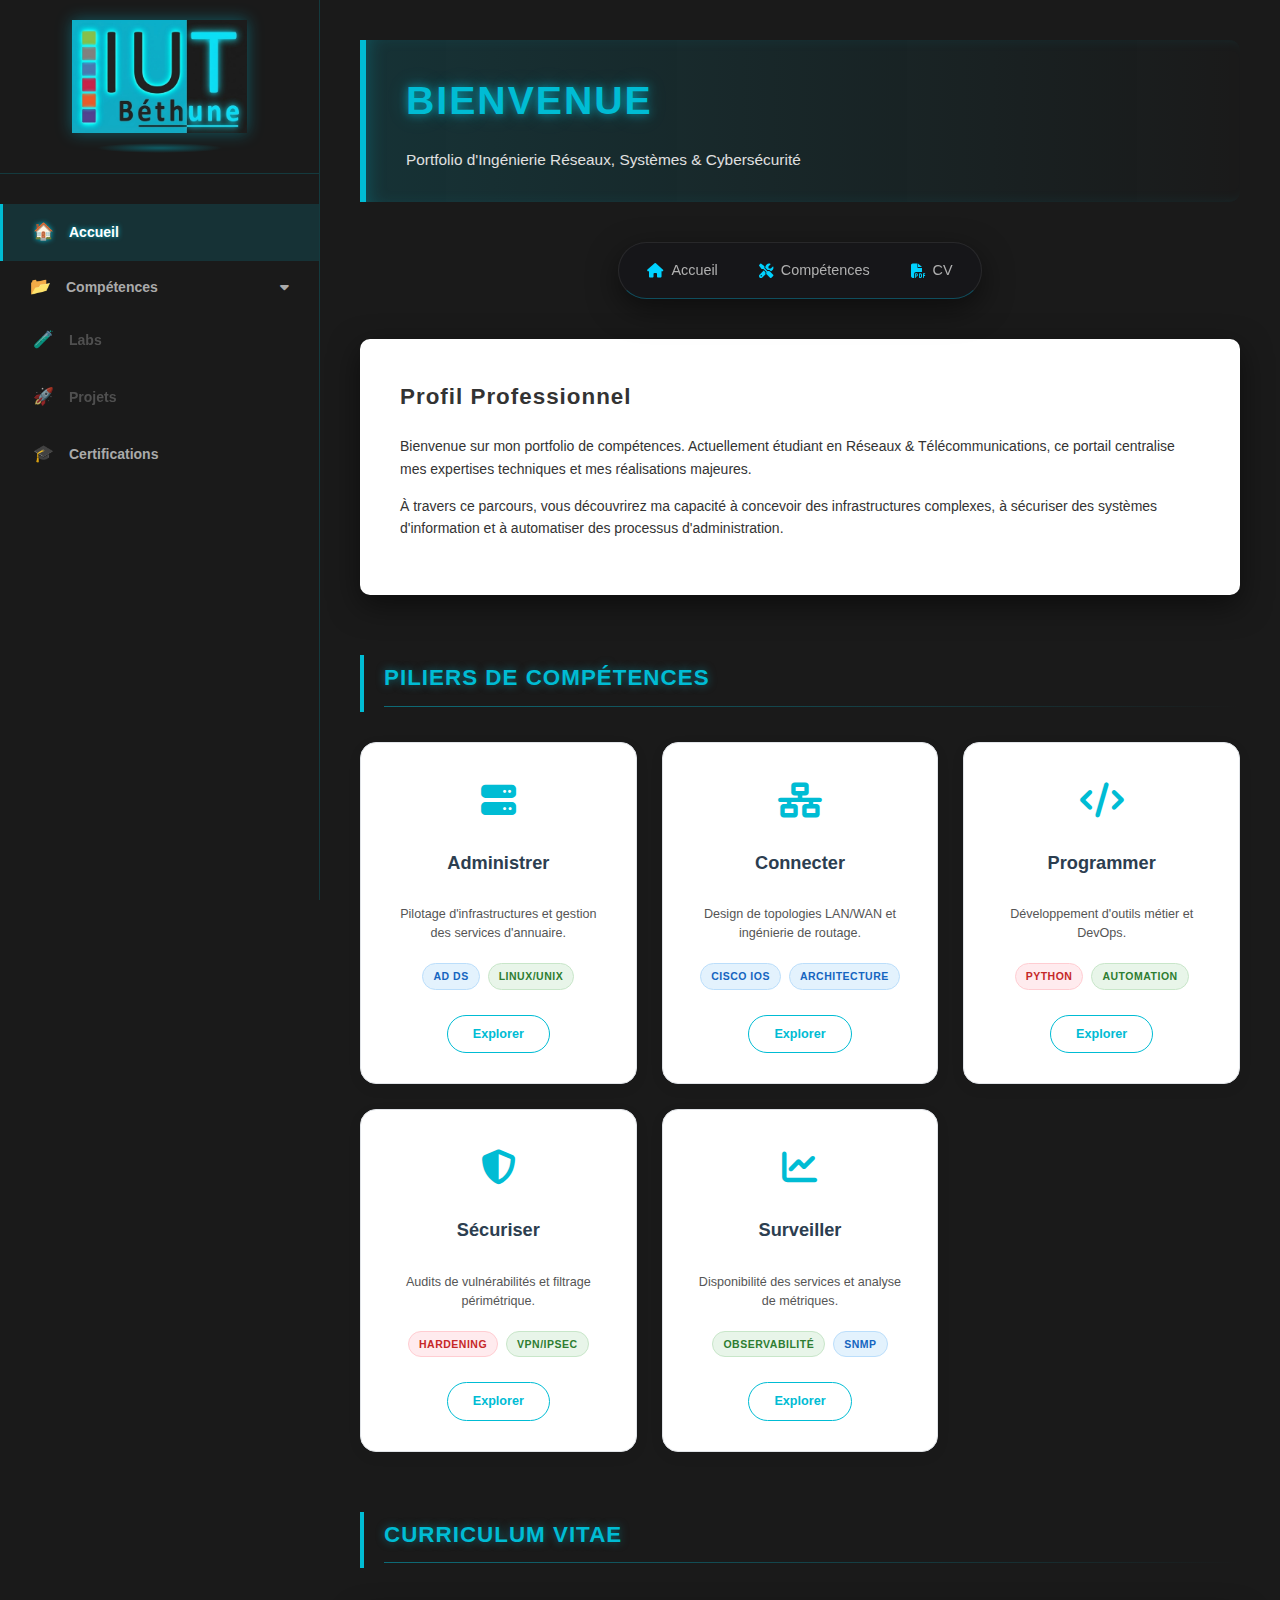
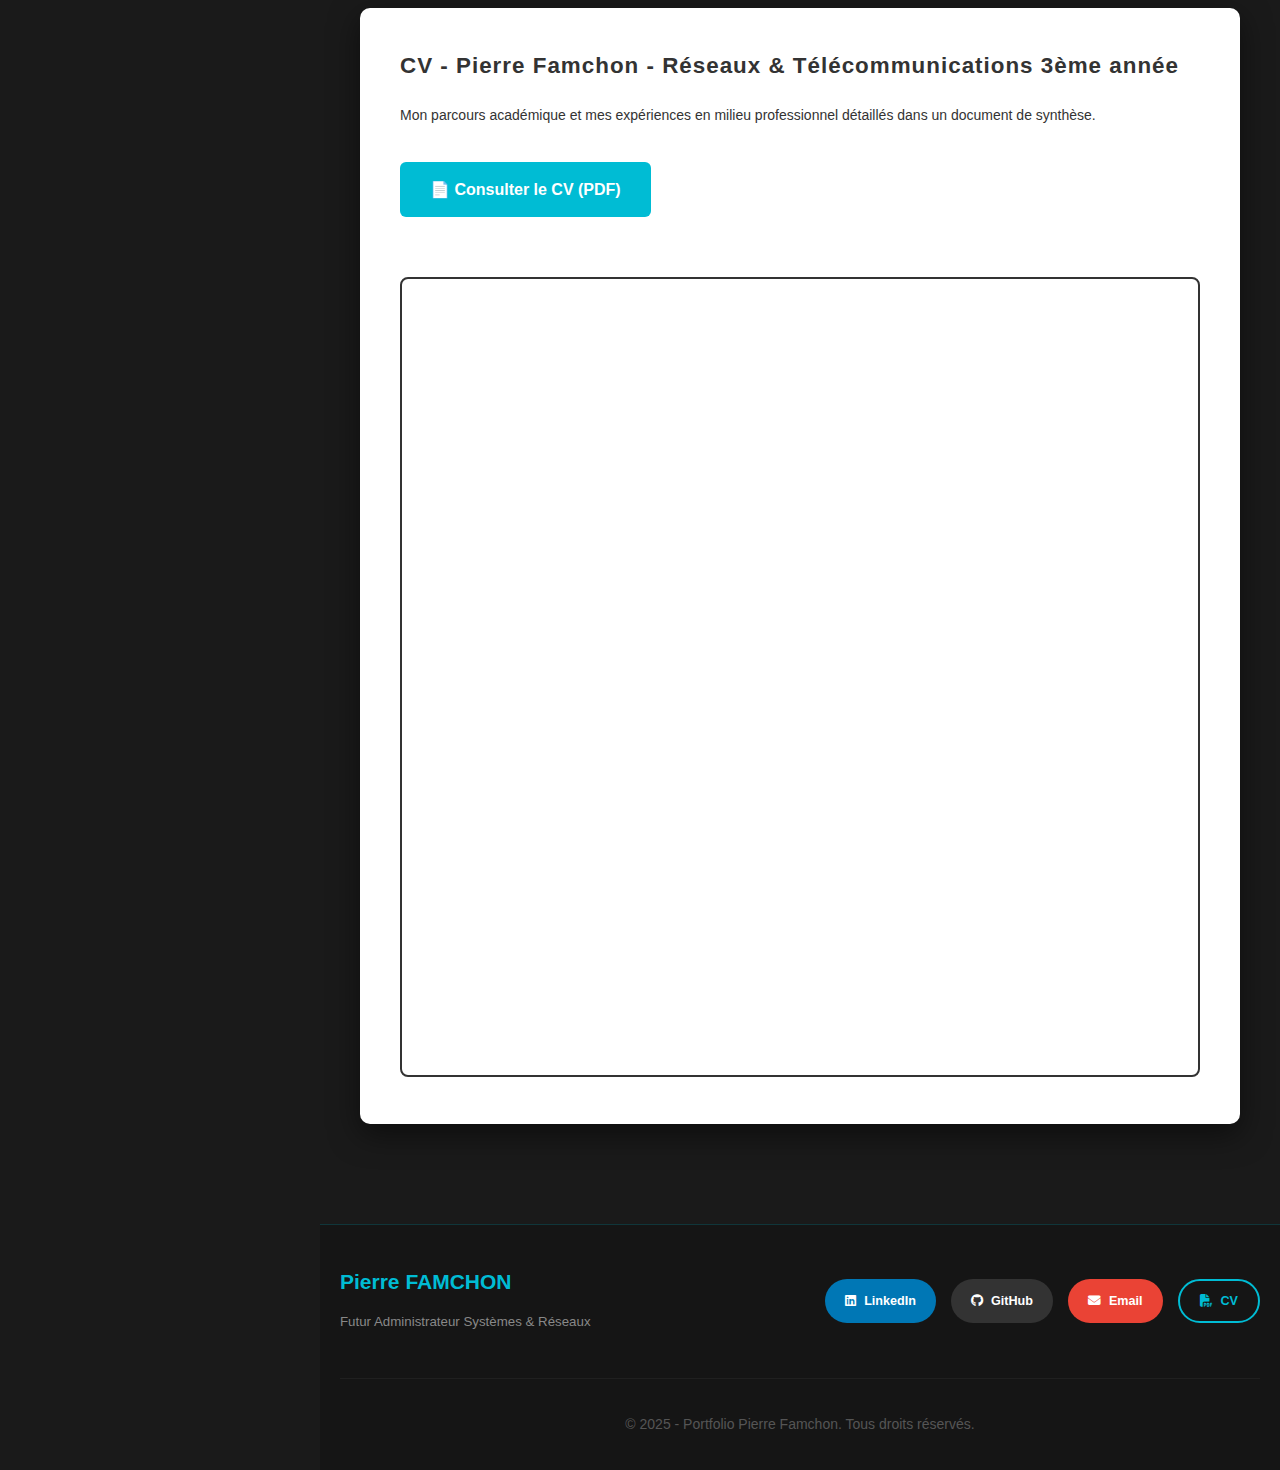
<file: index.html>
<!DOCTYPE html>
<html lang="fr">
<head>
    <meta charset="UTF-8">
    <meta name="viewport" content="width=device-width, initial-scale=1.0">
    <meta name="description" content="Portfolio de compétences en Réseaux & Télécommunications - Pierre FAMCHON">
    <title>Accueil - Portfolio Pierre Famchon</title>
    <link rel="stylesheet" href="https://cdnjs.cloudflare.com/ajax/libs/font-awesome/6.4.0/css/all.min.css">
    <link rel="stylesheet" href="static/css/style.css">
</head>
<body>

    <button class="menu-toggle" onclick="toggleMenu()" aria-label="Ouvrir le menu">
        <i class="fa-solid fa-bars"></i>
    </button>
    
    <aside class="sidebar">
        <div class="logo-container-cyber">
            <a href="https://iut-bethune.univ-artois.fr/formation/but-reseaux-et-telecommunications/" target="_blank" rel="noopener noreferrer">
                <img src="static/assets/logo/logo_artois1.jpg" alt="Université d'Artois" class="sidebar-logo-cyber">
            </a>
        </div>
        <nav class="nav-menu">
            <a href="index.html" class="nav-item active">
                <span class="nav-icon">🏠</span> <span>Accueil</span>
            </a>

            <div class="nav-dropdown">
                <button class="nav-item dropdown-btn" onclick="toggleDropdown()" style="width: 100%; border: none; background: transparent; cursor: pointer;">
                    <span class="nav-icon">📂</span> <span>Compétences</span> <i class="fa fa-caret-down" style="margin-left: auto;"></i>
                </button>
                <div class="dropdown-container" id="compMenu" style="display: none; background: rgba(0,0,0,0.2); padding-left: 20px;">
                    <a href="administrer.html" class="nav-item"><span class="nav-icon">⚙️</span> <span>Administrer</span></a>
                    <a href="connecter.html" class="nav-item"><span class="nav-icon">🌐</span> <span>Connecter</span></a>
                    <a href="programmer.html" class="nav-item"><span class="nav-icon">💻</span> <span>Programmer</span></a>
                    <a href="securiser.html" class="nav-item"><span class="nav-icon">🛡️</span> <span>Sécuriser</span></a>
                    <a href="surveiller.html" class="nav-item"><span class="nav-icon">📊</span> <span>Surveiller</span></a>
                </div>
            </div>
            
            <a href="#" class="nav-item locked" onclick="verifierAcces('labs.html')">
                <span class="nav-icon">🧪</span> <span>Labs</span>
            </a>
            <a href="#" class="nav-item locked" onclick="verifierAcces('projets.html')">
                <span class="nav-icon">🚀</span> <span>Projets</span>
            </a>
            <a href="certification.html" class="nav-item">
                <span class="nav-icon">🎓</span> <span>Certifications</span>
            </a>
        </nav>
    </aside>

    <div class="main-wrapper">
        <main class="content">
            
            <header class="page-header">
                <h1>Bienvenue</h1>
                <p class="intro-text">Portfolio d'Ingénierie Réseaux, Systèmes & Cybersécurité</p>
            </header>

            <nav class="page-nav">
                <a href="#acceuil" class="page-nav-link"><i class="fa-solid fa-house"></i> Accueil</a>
                <a href="#competences" class="page-nav-link"><i class="fa-solid fa-screwdriver-wrench"></i> Compétences</a>
                <a href="#cv" class="page-nav-link"><i class="fa-solid fa-file-pdf"></i> CV</a>
            </nav>

            <div class="project-card" id="acceuil">
                <h2>Profil Professionnel</h2>
                <p>Bienvenue sur mon portfolio de compétences. Actuellement étudiant en Réseaux & Télécommunications, ce portail centralise mes expertises techniques et mes réalisations majeures.</p>
                <p>À travers ce parcours, vous découvrirez ma capacité à concevoir des infrastructures complexes, à sécuriser des systèmes d'information et à automatiser des processus d'administration.</p>
            </div>

            <h2 id="competences">Piliers de Compétences</h2>

            <div class="cards-section">
                <div class="cards-container">

                    <div class="card">
                        <div class="card-icon"><i class="fa-solid fa-server"></i></div>
                        <h3>Administrer</h3>
                        <p>Pilotage d'infrastructures et gestion des services d'annuaire.</p>
                        <div class="tags">
                            <span class="tag tag-blue">AD DS</span>
                            <span class="tag tag-green">Linux/Unix</span>
                        </div>
                        <a href="administrer.html" class="card-btn">Explorer</a>
                    </div>

                    <div class="card">
                        <div class="card-icon"><i class="fa-solid fa-network-wired"></i></div>
                        <h3>Connecter</h3>
                        <p>Design de topologies LAN/WAN et ingénierie de routage.</p>
                        <div class="tags">
                            <span class="tag tag-blue">Cisco IOS</span>
                            <span class="tag tag-blue">Architecture</span>
                        </div>
                        <a href="connecter.html" class="card-btn">Explorer</a>
                    </div>

                    <div class="card">
                        <div class="card-icon"><i class="fa-solid fa-code"></i></div>
                        <h3>Programmer</h3>
                        <p>Développement d'outils métier et DevOps.</p>
                        <div class="tags">
                            <span class="tag tag-red">Python</span>
                            <span class="tag tag-green">Automation</span>
                        </div>
                        <a href="programmer.html" class="card-btn">Explorer</a>
                    </div>

                    <div class="card">
                        <div class="card-icon"><i class="fa-solid fa-shield-halved"></i></div>
                        <h3>Sécuriser</h3>
                        <p>Audits de vulnérabilités et filtrage périmétrique.</p>
                        <div class="tags">
                            <span class="tag tag-red">Hardening</span>
                            <span class="tag tag-green">VPN/IPsec</span>
                        </div>
                        <a href="securiser.html" class="card-btn">Explorer</a>
                    </div>

                    <div class="card">
                        <div class="card-icon"><i class="fa-solid fa-chart-line"></i></div>
                        <h3>Surveiller</h3>
                        <p>Disponibilité des services et analyse de métriques.</p>
                        <div class="tags">
                            <span class="tag tag-green">Observabilité</span>
                            <span class="tag tag-blue">SNMP</span>
                        </div>
                        <a href="surveiller.html" class="card-btn">Explorer</a>
                    </div>

                </div>
            </div>

            <h2 id="cv">CURRICULUM VITAE</h2>

            <div class="project-card">
                <h2>CV - Pierre Famchon - Réseaux & Télécommunications 3ème année</h2>
                <p>Mon parcours académique et mes expériences en milieu professionnel détaillés dans un document de synthèse.</p>
                <a href="static/assets/Rapport/CV_Pierre_Famchon.pdf" target="_blank" class="btn-pdf">📄 Consulter le CV (PDF)</a>
                <iframe src="static/assets/Rapport/CV_Pierre_Famchon.pdf" class="pdf-frame" style="height: 800px;"></iframe>
            </div>

        </main>

        <footer class="site-footer">
            <div class="footer-content">
                <div class="footer-info">
                    <h3>Pierre FAMCHON</h3>
                    <p>Futur Administrateur Systèmes & Réseaux</p>
                </div>
                
                <div class="footer-links">
                    <a href="https://www.linkedin.com/in/ton-profil" target="_blank" rel="noopener noreferrer" class="social-btn linkedin">
                        <i class="fa-brands fa-linkedin"></i> LinkedIn
                    </a>
                    <a href="https://github.com/PierreFamchon" target="_blank" rel="noopener noreferrer" class="social-btn github">
                        <i class="fa-brands fa-github"></i> GitHub
                    </a>
                    <a href="mailto:pierre_famchon1@ens.univ-artois.fr" class="social-btn email">
                        <i class="fa-solid fa-envelope"></i> Email
                    </a>
                    <a href="static/assets/Rapport/CV_Pierre_Famchon.pdf" download class="social-btn cv-btn">
                        <i class="fa-solid fa-file-pdf"></i> CV
                    </a>
                </div>
            </div>
            <div class="footer-bottom">
                <p>&copy; 2025 - Portfolio Pierre Famchon. Tous droits réservés.</p>
            </div>
        </footer>
    </div>

    <script src="static/js/main.js"></script>
</body>
</html>
</file>
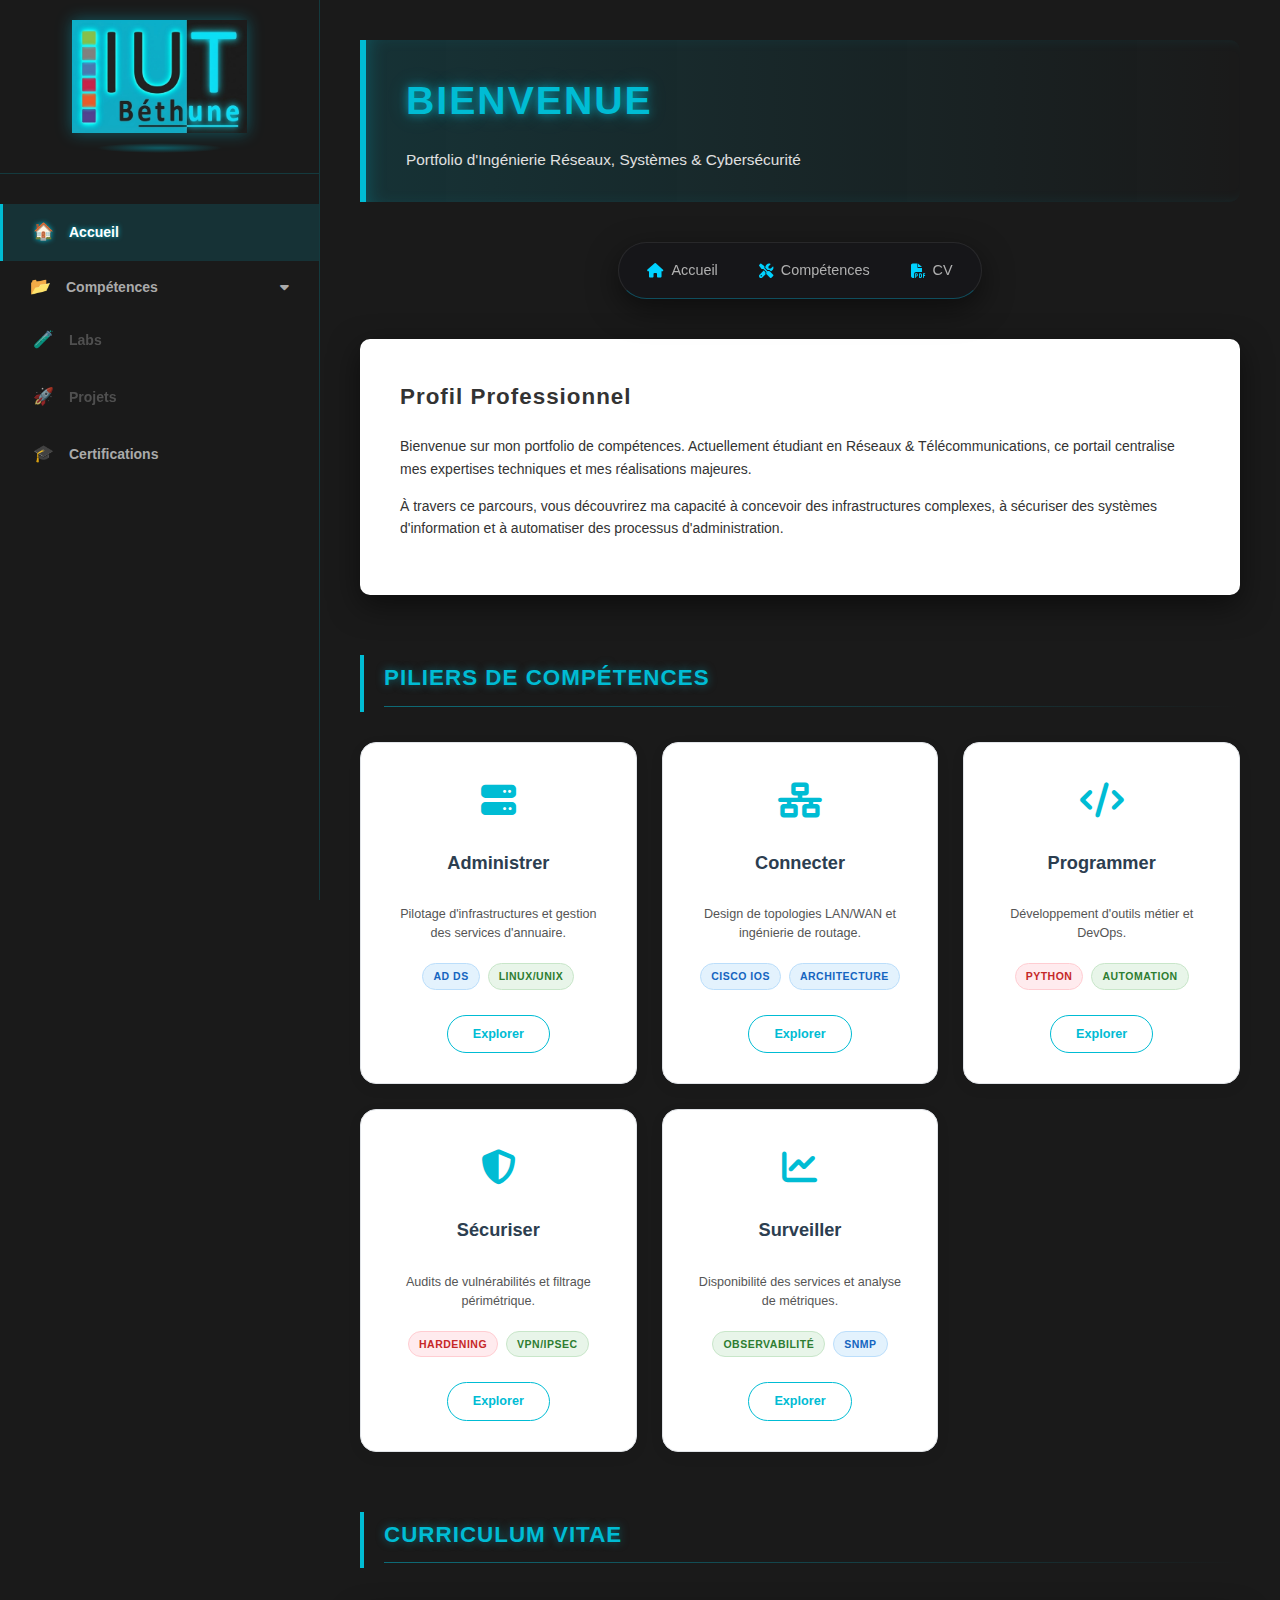
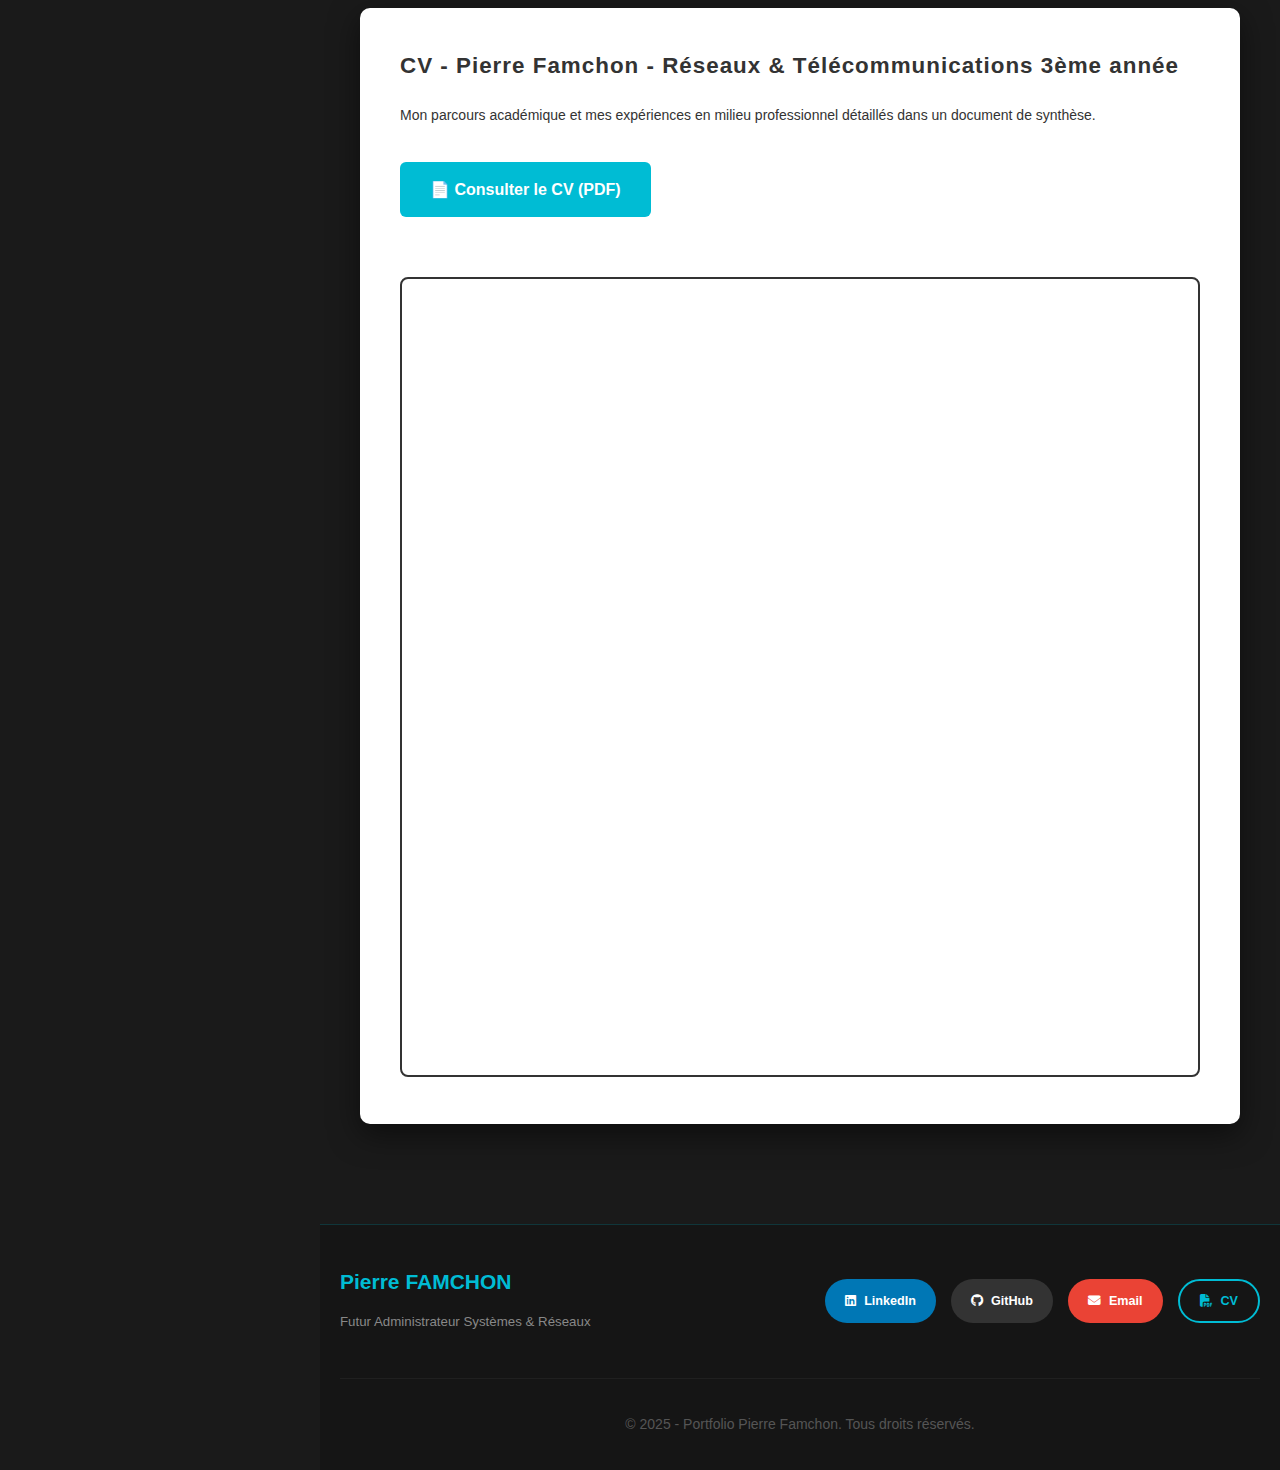
<file: templates/index.html>
<!DOCTYPE html>
<html lang="fr">
<head>
    <meta charset="UTF-8">
    <meta name="viewport" content="width=device-width, initial-scale=1.0">
    <meta name="description" content="Portfolio de compétences en Réseaux & Télécommunications - Pierre FAMCHON">
    <title>Accueil - Portfolio Pierre Famchon</title>
    <link rel="stylesheet" href="https://cdnjs.cloudflare.com/ajax/libs/font-awesome/6.4.0/css/all.min.css">
    <link rel="stylesheet" href="../static/css/style.css">
</head>
<body>

    <button class="menu-toggle" onclick="toggleMenu()" aria-label="Ouvrir le menu">
        <i class="fa-solid fa-bars"></i>
    </button>
    
    <aside class="sidebar">
        <div class="logo-container-cyber">
            <a href="https://iut-bethune.univ-artois.fr/formation/but-reseaux-et-telecommunications/" target="_blank" rel="noopener noreferrer">
                <img src="../static/assets/logo/logo_artois1.jpg" alt="Université d'Artois" class="sidebar-logo-cyber">
            </a>
        </div>
        <nav class="nav-menu">
            <a href="index.html" class="nav-item active">
                <span class="nav-icon">🏠</span> <span>Accueil</span>
            </a>

            <div class="nav-dropdown">
                <button class="nav-item dropdown-btn" onclick="toggleDropdown()" style="width: 100%; border: none; background: transparent; cursor: pointer;">
                    <span class="nav-icon">📂</span> <span>Compétences</span> <i class="fa fa-caret-down" style="margin-left: auto;"></i>
                </button>
                <div class="dropdown-container" id="compMenu" style="display: none; background: rgba(0,0,0,0.2); padding-left: 20px;">
                    <a href="administrer.html" class="nav-item"><span class="nav-icon">⚙️</span> <span>Administrer</span></a>
                    <a href="connecter.html" class="nav-item"><span class="nav-icon">🌐</span> <span>Connecter</span></a>
                    <a href="programmer.html" class="nav-item"><span class="nav-icon">💻</span> <span>Programmer</span></a>
                    <a href="securiser.html" class="nav-item"><span class="nav-icon">🛡️</span> <span>Sécuriser</span></a>
                    <a href="surveiller.html" class="nav-item"><span class="nav-icon">📊</span> <span>Surveiller</span></a>
                </div>
            </div>
            
            <a href="#" class="nav-item locked" onclick="verifierAcces('labs.html')">
                <span class="nav-icon">🧪</span> <span>Labs</span>
            </a>
            <a href="#" class="nav-item locked" onclick="verifierAcces('projets.html')">
                <span class="nav-icon">🚀</span> <span>Projets</span>
            </a>
            <a href="certification.html" class="nav-item">
                <span class="nav-icon">🎓</span> <span>Certifications</span>
            </a>
        </nav>
    </aside>

    <div class="main-wrapper">
        <main class="content">
            
            <header class="page-header">
                <h1>Bienvenue</h1>
                <p class="intro-text">Portfolio d'Ingénierie Réseaux, Systèmes & Cybersécurité</p>
            </header>

            <nav class="page-nav">
                <a href="#acceuil" class="page-nav-link"><i class="fa-solid fa-house"></i> Accueil</a>
                <a href="#competences" class="page-nav-link"><i class="fa-solid fa-screwdriver-wrench"></i> Compétences</a>
                <a href="#cv" class="page-nav-link"><i class="fa-solid fa-file-pdf"></i> CV</a>
            </nav>

            <div class="project-card" id="acceuil">
                <h2>Profil Professionnel</h2>
                <p>Bienvenue sur mon portfolio de compétences. Actuellement étudiant en Réseaux & Télécommunications, ce portail centralise mes expertises techniques et mes réalisations majeures.</p>
                <p>À travers ce parcours, vous découvrirez ma capacité à concevoir des infrastructures complexes, à sécuriser des systèmes d'information et à automatiser des processus d'administration.</p>
            </div>

            <h2 id="competences">Piliers de Compétences</h2>

            <div class="cards-section">
                <div class="cards-container">

                    <div class="card">
                        <div class="card-icon"><i class="fa-solid fa-server"></i></div>
                        <h3>Administrer</h3>
                        <p>Pilotage d'infrastructures et gestion des services d'annuaire.</p>
                        <div class="tags">
                            <span class="tag tag-blue">AD DS</span>
                            <span class="tag tag-green">Linux/Unix</span>
                        </div>
                        <a href="administrer.html" class="card-btn">Explorer</a>
                    </div>

                    <div class="card">
                        <div class="card-icon"><i class="fa-solid fa-network-wired"></i></div>
                        <h3>Connecter</h3>
                        <p>Design de topologies LAN/WAN et ingénierie de routage.</p>
                        <div class="tags">
                            <span class="tag tag-blue">Cisco IOS</span>
                            <span class="tag tag-blue">Architecture</span>
                        </div>
                        <a href="connecter.html" class="card-btn">Explorer</a>
                    </div>

                    <div class="card">
                        <div class="card-icon"><i class="fa-solid fa-code"></i></div>
                        <h3>Programmer</h3>
                        <p>Développement d'outils métier et DevOps.</p>
                        <div class="tags">
                            <span class="tag tag-red">Python</span>
                            <span class="tag tag-green">Automation</span>
                        </div>
                        <a href="programmer.html" class="card-btn">Explorer</a>
                    </div>

                    <div class="card">
                        <div class="card-icon"><i class="fa-solid fa-shield-halved"></i></div>
                        <h3>Sécuriser</h3>
                        <p>Audits de vulnérabilités et filtrage périmétrique.</p>
                        <div class="tags">
                            <span class="tag tag-red">Hardening</span>
                            <span class="tag tag-green">VPN/IPsec</span>
                        </div>
                        <a href="securiser.html" class="card-btn">Explorer</a>
                    </div>

                    <div class="card">
                        <div class="card-icon"><i class="fa-solid fa-chart-line"></i></div>
                        <h3>Surveiller</h3>
                        <p>Disponibilité des services et analyse de métriques.</p>
                        <div class="tags">
                            <span class="tag tag-green">Observabilité</span>
                            <span class="tag tag-blue">SNMP</span>
                        </div>
                        <a href="surveiller.html" class="card-btn">Explorer</a>
                    </div>

                </div>
            </div>

            <h2 id="cv">CURRICULUM VITAE</h2>

            <div class="project-card">
                <h2>CV - Pierre Famchon - Réseaux & Télécommunications 3ème année</h2>
                <p>Mon parcours académique et mes expériences en milieu professionnel détaillés dans un document de synthèse.</p>
                <a href="../static/assets/Rapport/CV_Pierre_Famchon.pdf" target="_blank" class="btn-pdf">📄 Consulter le CV (PDF)</a>
                <iframe src="../static/assets/Rapport/CV_Pierre_Famchon.pdf" class="pdf-frame" style="height: 800px;"></iframe>
            </div>

        </main>

        <footer class="site-footer">
            <div class="footer-content">
                <div class="footer-info">
                    <h3>Pierre FAMCHON</h3>
                    <p>Futur Administrateur Systèmes & Réseaux</p>
                </div>
                
                <div class="footer-links">
                    <a href="https://www.linkedin.com/in/ton-profil" target="_blank" rel="noopener noreferrer" class="social-btn linkedin">
                        <i class="fa-brands fa-linkedin"></i> LinkedIn
                    </a>
                    <a href="https://github.com/PierreFamchon" target="_blank" rel="noopener noreferrer" class="social-btn github">
                        <i class="fa-brands fa-github"></i> GitHub
                    </a>
                    <a href="mailto:pierre_famchon1@ens.univ-artois.fr" class="social-btn email">
                        <i class="fa-solid fa-envelope"></i> Email
                    </a>
                    <a href="../static/assets/Rapport/CV_Pierre_Famchon.pdf" download class="social-btn cv-btn">
                        <i class="fa-solid fa-file-pdf"></i> CV
                    </a>
                </div>
            </div>
            <div class="footer-bottom">
                <p>&copy; 2025 - Portfolio Pierre Famchon. Tous droits réservés.</p>
            </div>
        </footer>
    </div>

    <script src="../static/js/main.js"></script>
</body>
</html>
</file>
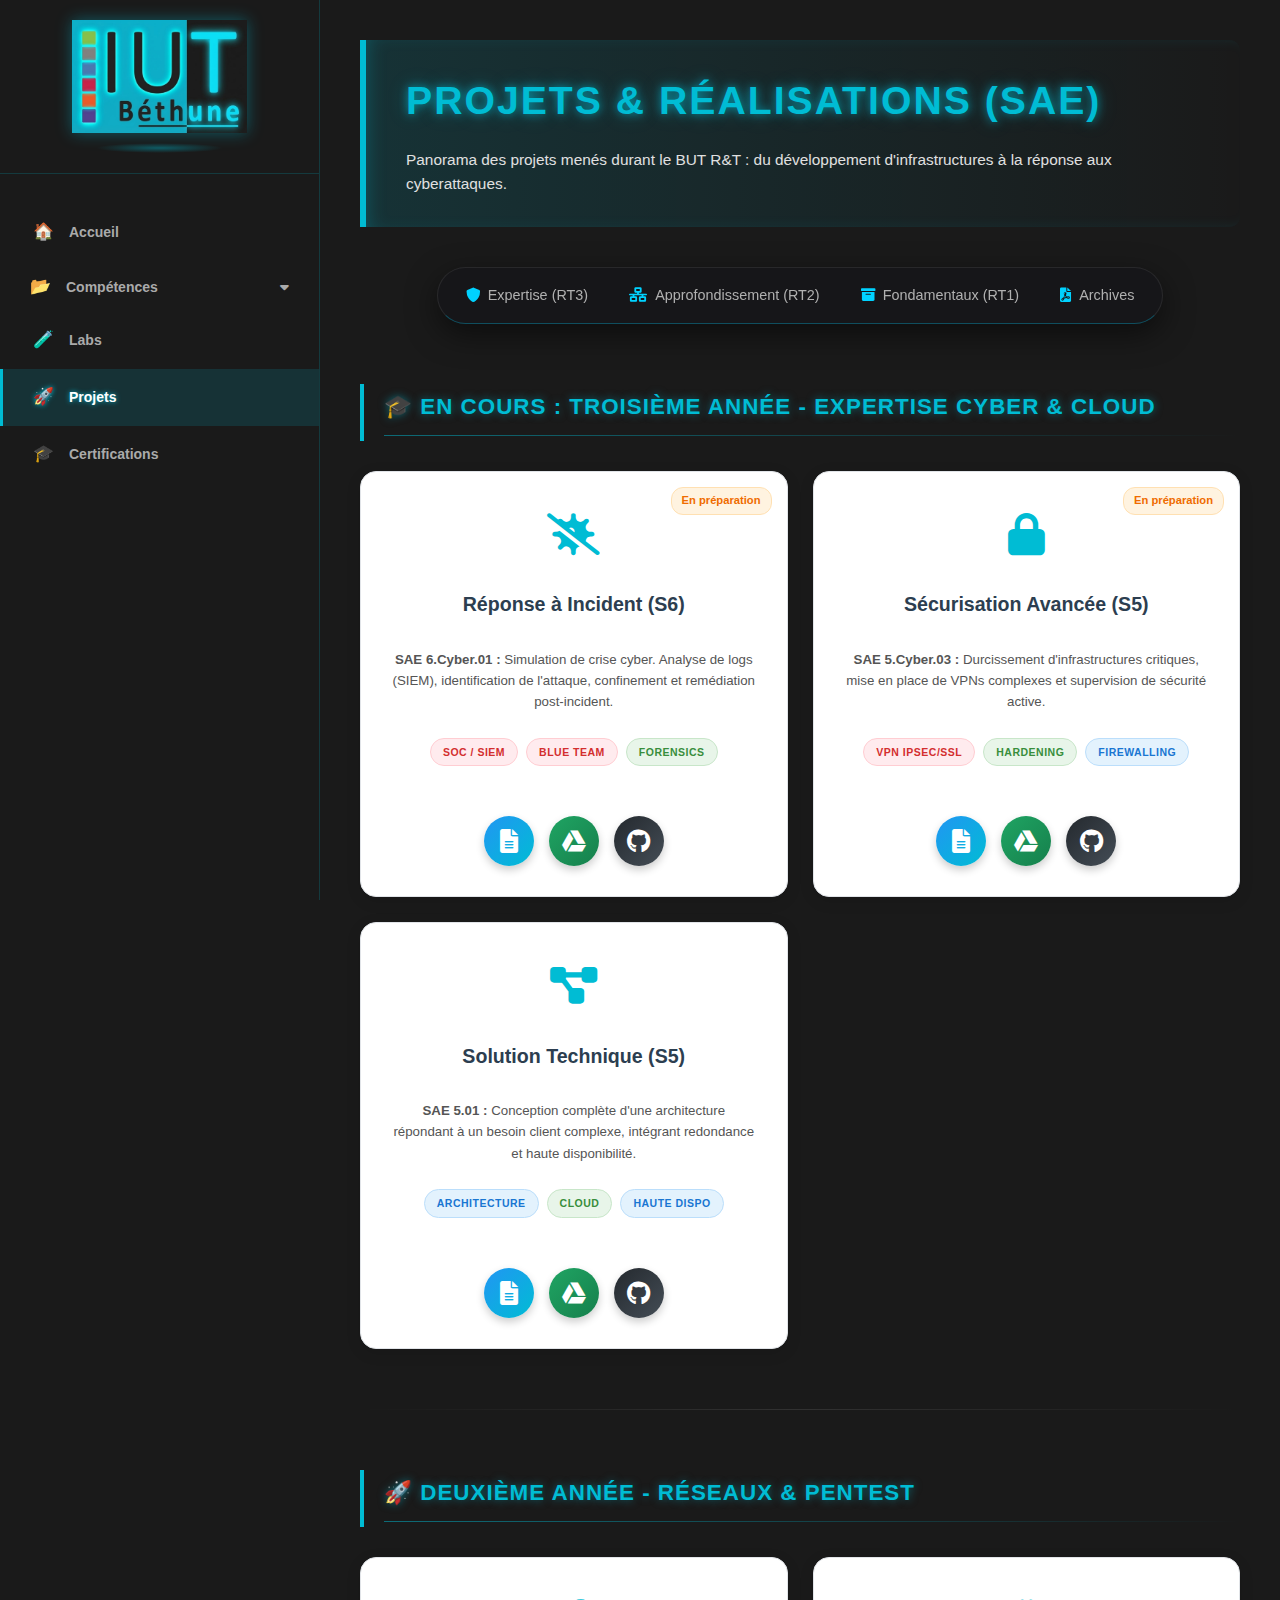
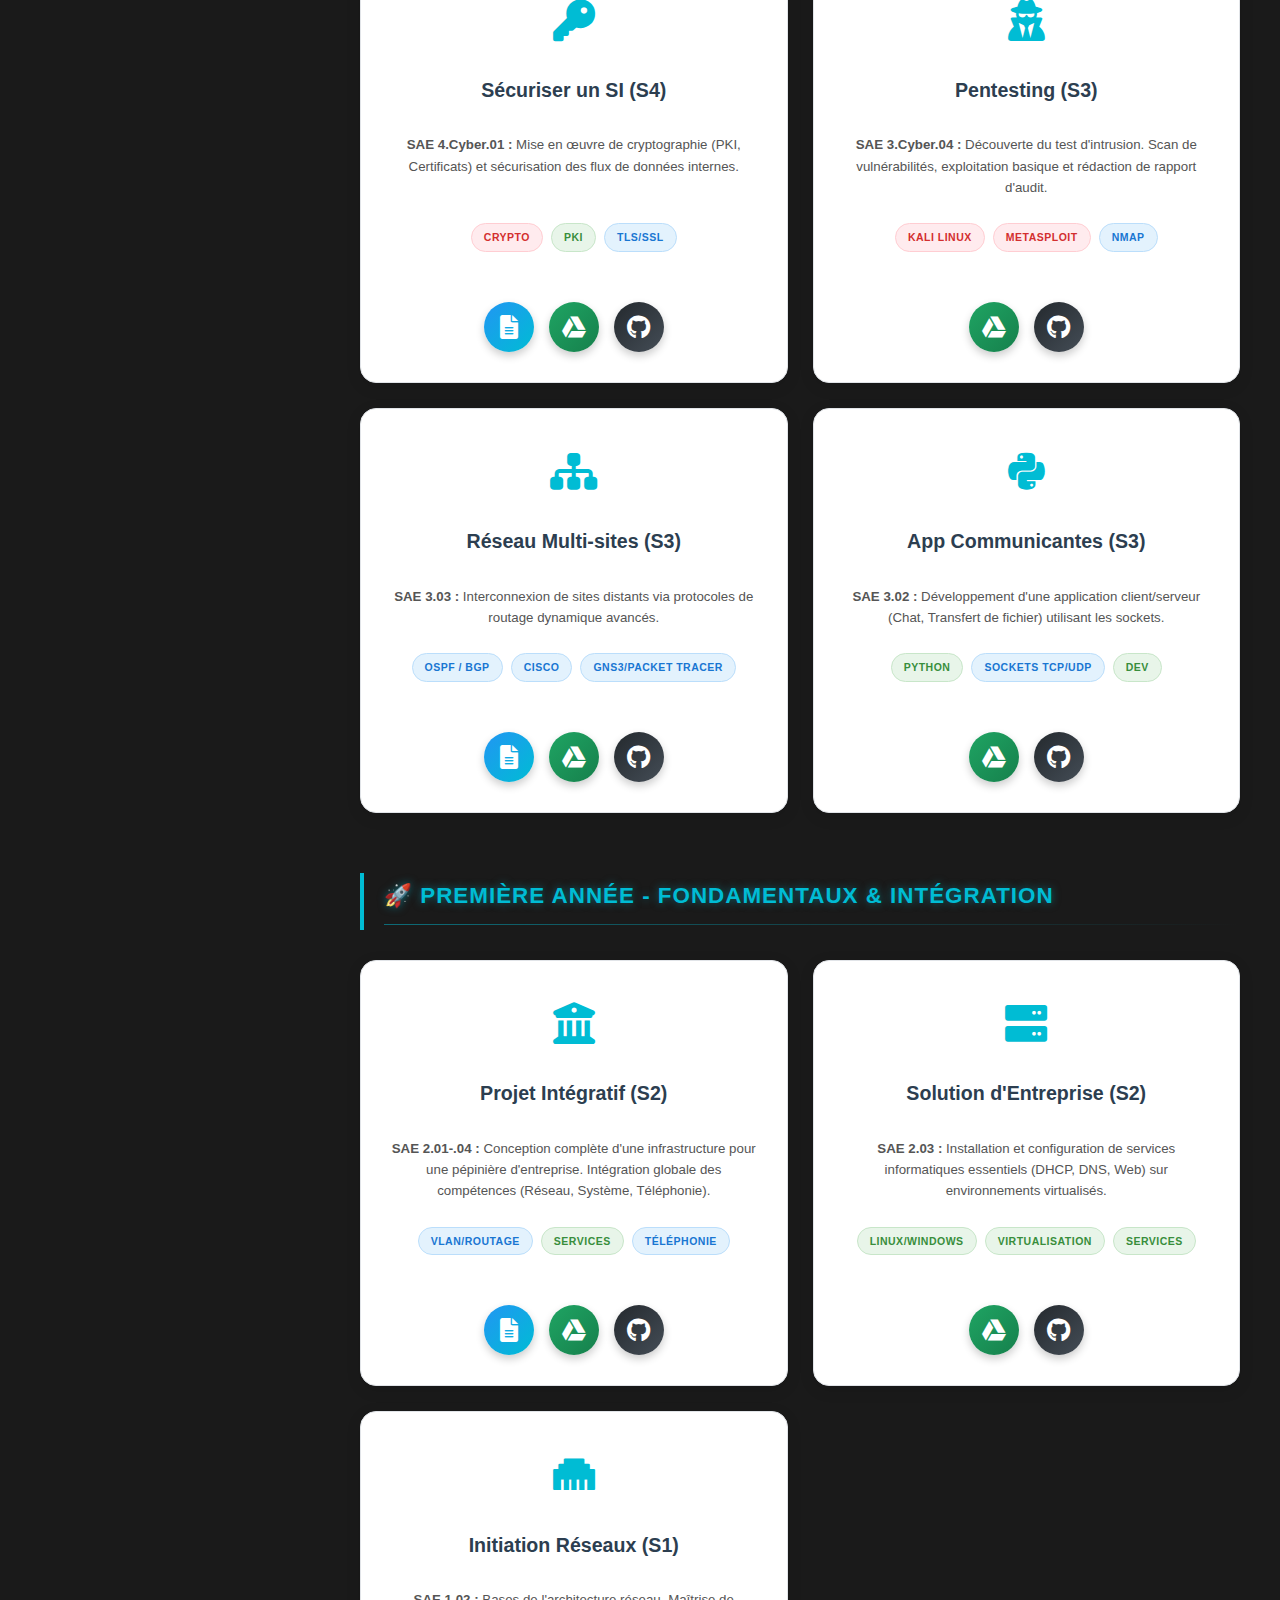
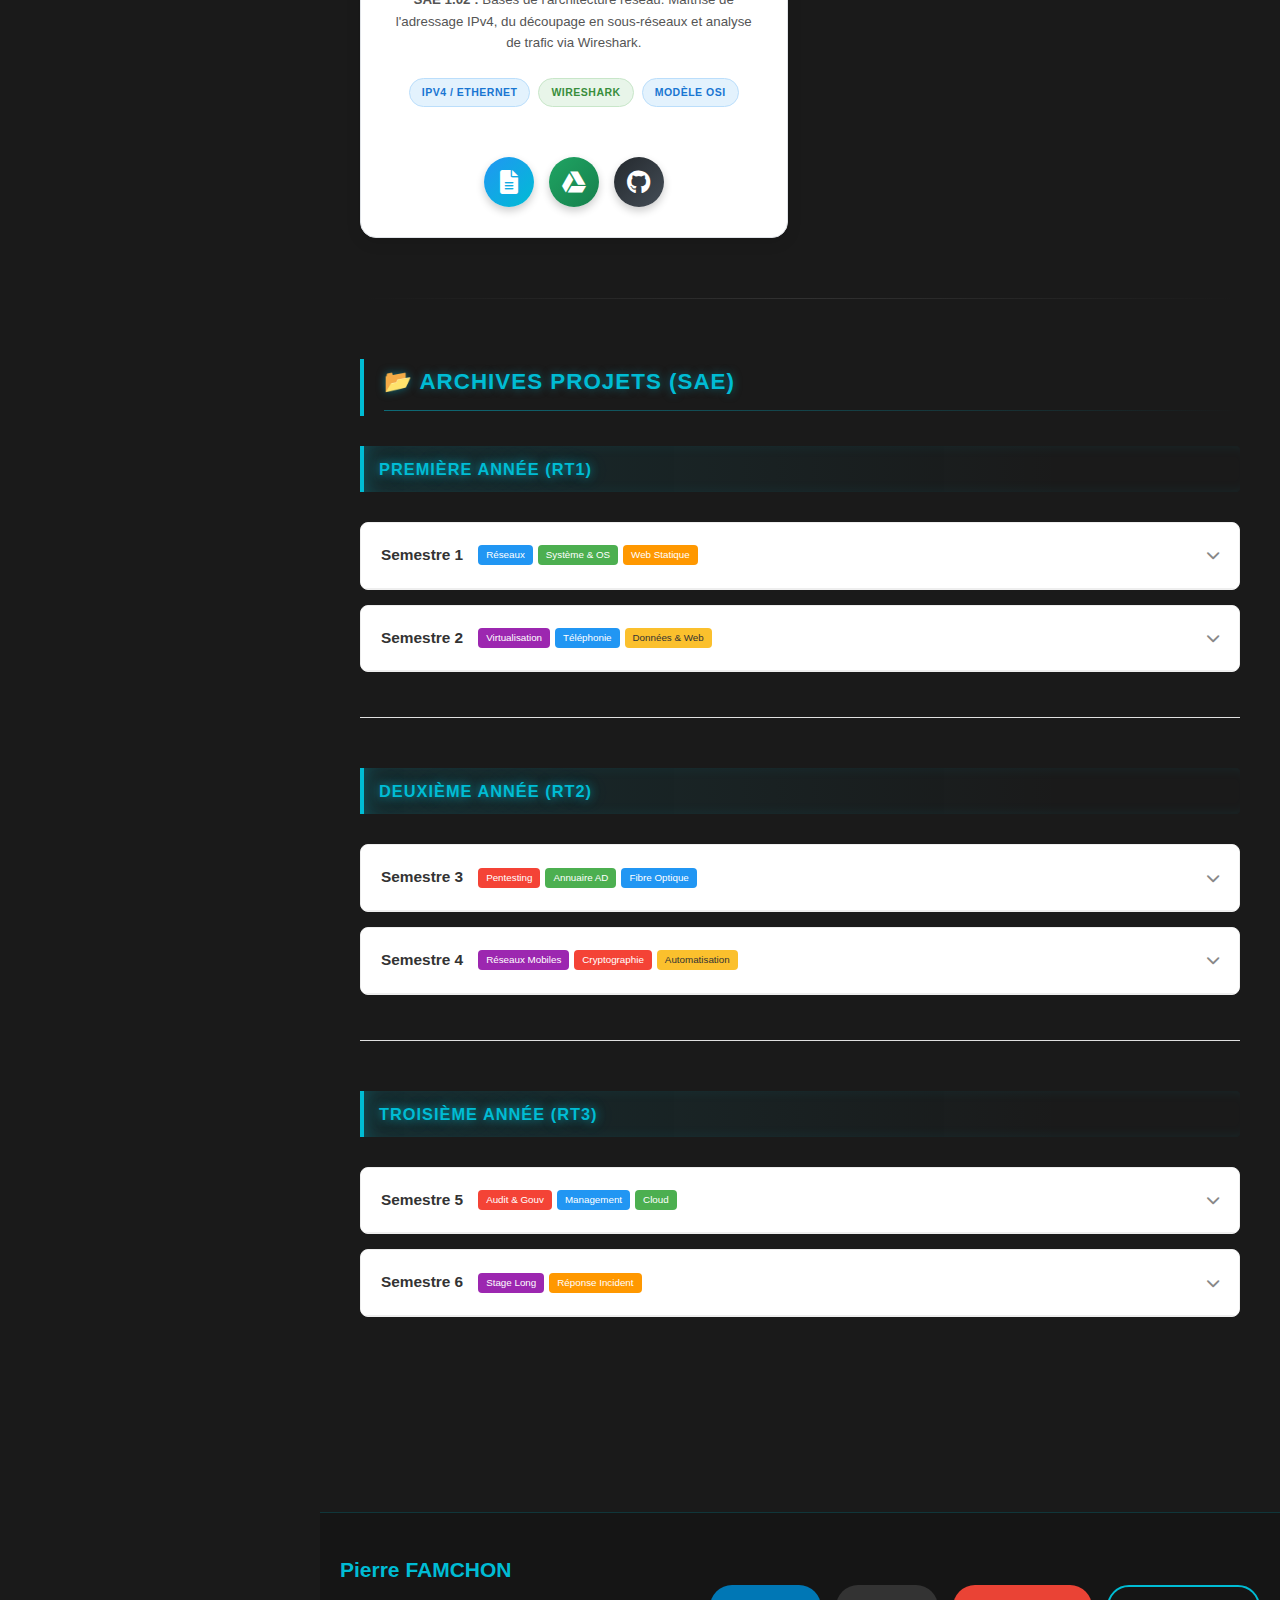
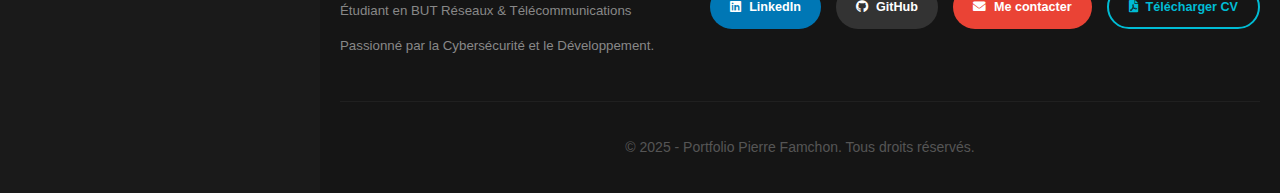
<file: projets.html>
<!DOCTYPE html>
<html lang="fr">
<head>
    <meta charset="UTF-8">
    <meta name="viewport" content="width=device-width, initial-scale=1.0">
    <meta name="description" content="Portfolio de Pierre Famchon - Projets et Réalisations (SAE)">
    <title>Réalisations - Projets SAE</title>
    <link rel="stylesheet" href="static/css/style.css">
    <link rel="stylesheet" href="https://cdnjs.cloudflare.com/ajax/libs/font-awesome/6.0.0/css/all.min.css">
    
    <style>
        /* Petits ajustements spécifiques si besoin, sinon tout est dans style.css */
    </style>
</head>
<body>

    <button class="menu-toggle" onclick="toggleMenu()" aria-label="Ouvrir le menu">
        <i class="fa-solid fa-bars"></i>
    </button>

    <aside class="sidebar">
        <div class="logo-container-cyber">
            <a href="https://iut-bethune.univ-artois.fr/formation/but-reseaux-et-telecommunications/" target="_blank" rel="noopener noreferrer">
                <img src="static/assets/logo/logo_artois1.jpg" alt="Université d'Artois" class="sidebar-logo-cyber">
            </a>
        </div>
        
        <nav class="nav-menu">
            <a href="index.html" class="nav-item"><span class="nav-icon">🏠</span> <span>Accueil</span></a>

            <div class="nav-dropdown">
                <button class="nav-item dropdown-btn" onclick="toggleDropdown()" style="width: 100%; border: none; background: transparent; cursor: pointer;">
                    <span class="nav-icon">📂</span> <span>Compétences</span> <i class="fa fa-caret-down" style="margin-left: auto;"></i>
                </button>
                
                <div class="dropdown-container" id="compMenu" style="display: none; background: rgba(0,0,0,0.2); padding-left: 20px;">
                    <a href="administrer.html" class="nav-item"><span class="nav-icon">⚙️</span> <span>Administrer</span></a>
                    <a href="connecter.html" class="nav-item"><span class="nav-icon">🌐</span> <span>Connecter</span></a>
                    <a href="programmer.html" class="nav-item"><span class="nav-icon">💻</span> <span>Programmer</span></a>
                    <a href="securiser.html" class="nav-item"><span class="nav-icon">🛡️</span> <span>Sécuriser</span></a>
                    <a href="surveiller.html" class="nav-item"><span class="nav-icon">📊</span> <span>Surveiller</span></a>
                </div>
            </div>
            
            <a href="labs.html" class="nav-item" onclick="verifierAcces('labs.html')">
                <span class="nav-icon">🧪</span> <span>Labs</span>
            </a>
            <a href="#" class="nav-item active">
                <span class="nav-icon">🚀</span> <span>Projets</span>
            </a>
            <a href="certification.html" class="nav-item"><span class="nav-icon">🎓</span> <span>Certifications</span></a>
        </nav>
    </aside>
    
    <div class="main-wrapper">
        
        <main class="content">
            <header class="page-header">
                <h1>Projets & Réalisations (SAE)</h1>
                <p class="intro-text">Panorama des projets menés durant le BUT R&T : du développement d'infrastructures à la réponse aux cyberattaques.</p>
            </header>

            <nav class="page-nav">
                <a href="#rt3" class="page-nav-link"><i class="fas fa-shield-alt"></i> Expertise (RT3)</a>
                <a href="#rt2" class="page-nav-link"><i class="fa-solid fa-network-wired"></i> Approfondissement (RT2)</a>
                <a href="#rt1" class="page-nav-link"><i class="fa-solid fa-box-archive"></i> Fondamentaux (RT1)</a>
                <a href="#archives" class="page-nav-link"><i class="fa-solid fa-file-pdf"></i> Archives</a>
            </nav>

            <section class="featured-section" id="rt3">
                <h2>🎓 En cours : Troisième Année - Expertise Cyber & Cloud</h2>
                <div class="featured-grid">
                    
                    <div class="featured-card">
                        <div class="card-icon"><i class="fa-solid fa-virus-slash"></i></div>
                        <span class="status-badge status-pending">En préparation</span>
                        <h3>Réponse à Incident (S6)</h3>
                        <p class="featured-desc">
                            <strong>SAE 6.Cyber.01 :</strong> Simulation de crise cyber. Analyse de logs (SIEM), identification de l'attaque, confinement et remédiation post-incident.
                        </p>
                        <div class="tech-tags">
                            <span class="tag tag-security">SOC / SIEM</span>
                            <span class="tag tag-security">Blue Team</span>
                            <span class="tag tag-system">Forensics</span>
                        </div>

                        <div class="round-btn-container">
                            <a href="TON_LIEN_RAPPORT" target="_blank" class="round-btn btn-report" aria-label="Rapport"><i class="fas fa-file-alt"></i></a>
                            <a href="https://drive.google.com/drive/folders/1u-uleDXayjajleg-XCrz4BVvwCOZvJYQ?usp=sharing" target="_blank" class="round-btn btn-drive" aria-label="Accéder aux fichiers sur Google Drive"><i class="fab fa-google-drive"></i></a>
                            <a href="VOTRE_LIEN_GITHUB_ICI" target="_blank" class="round-btn btn-github" aria-label="Voir le projet sur GitHub"><i class="fab fa-github"></i></a>
                        </div>
                    </div>

                    <div class="featured-card">
                        <div class="card-icon"><i class="fa-solid fa-lock"></i></div>
                        <span class="status-badge status-pending">En préparation</span>
                        <h3>Sécurisation Avancée (S5)</h3>
                        <p class="featured-desc">
                            <strong>SAE 5.Cyber.03 :</strong> Durcissement d'infrastructures critiques, mise en place de VPNs complexes et supervision de sécurité active.
                        </p>
                        <div class="tech-tags">
                            <span class="tag tag-security">VPN IPsec/SSL</span>
                            <span class="tag tag-system">Hardening</span>
                            <span class="tag tag-network">Firewalling</span>
                        </div>
                        <div class="round-btn-container">
                            <a href="VOTRE_LIEN_RAPPORT" target="_blank" class="round-btn btn-report" aria-label="Lire le Rapport détaillé"><i class="fas fa-file-alt"></i></a>
                            <a href="https://drive.google.com/drive/folders/1hbU4XNV07eAORojcXTRxTWIuh8AhhzWw?usp=sharing" target="_blank" class="round-btn btn-drive" aria-label="Accéder aux fichiers sur Google Drive"><i class="fab fa-google-drive"></i></a>
                            <a href="VOTRE_LIEN_GITHUB_ICI" target="_blank" class="round-btn btn-github" aria-label="Voir le projet sur GitHub"><i class="fab fa-github"></i></a>
                        </div>
                    </div>

                    <div class="featured-card">
                        <div class="card-icon"><i class="fa-solid fa-project-diagram"></i></div>
                        <h3>Solution Technique (S5)</h3>
                        <p class="featured-desc">
                            <strong>SAE 5.01 :</strong> Conception complète d'une architecture répondant à un besoin client complexe, intégrant redondance et haute disponibilité.
                        </p>
                        <div class="tech-tags">
                            <span class="tag tag-network">Architecture</span>
                            <span class="tag tag-system">Cloud</span>
                            <span class="tag tag-network">Haute Dispo</span>
                        </div>

                        <div class="round-btn-container">
                            <a href="static/assets/Rapport/SAE 5.01(administrer).pdf" target="_blank" class="round-btn btn-report" aria-label="Lire le Rapport détaillé"><i class="fas fa-file-alt"></i></a>
                            <a href="https://drive.google.com/drive/folders/1sZetj7Ep1P3F8sAHbQOr67aY7aTWNkFa?usp=sharing" target="_blank" class="round-btn btn-drive" aria-label="Accéder aux fichiers sur Google Drive"><i class="fab fa-google-drive"></i></a>
                            <a href="VOTRE_LIEN_GITHUB_ICI" target="_blank" class="round-btn btn-github" aria-label="Voir le projet sur GitHub"><i class="fab fa-github"></i></a>
                        </div>
                    </div>

                </div>
            </section>

            <hr class="section-divider">

            <section class="featured-section" id="rt2">
                <h2>🚀 Deuxième Année - Réseaux & Pentest</h2>
                <div class="featured-grid">
                    
                    <div class="featured-card">
                        <div class="card-icon"><i class="fa-solid fa-key"></i></div>
                        <h3>Sécuriser un SI (S4)</h3>
                        <p class="featured-desc">
                            <strong>SAE 4.Cyber.01 :</strong> Mise en œuvre de cryptographie (PKI, Certificats) et sécurisation des flux de données internes.
                        </p>
                        <div class="tech-tags">
                            <span class="tag tag-security">Crypto</span>
                            <span class="tag tag-system">PKI</span>
                            <span class="tag tag-network">TLS/SSL</span>
                        </div>

                        <div class="round-btn-container">
                            <a href="static/assets/Rapport/SAE 4.01(securiser).pdf" target="_blank" class="round-btn btn-report" aria-label="Lire le Rapport détaillé"><i class="fas fa-file-alt"></i></a>
                            <a href="https://drive.google.com/drive/folders/14dnl3YUhIJ5iiYPs_7zIFCroPPdnZ0Dm?usp=sharing" target="_blank" class="round-btn btn-drive" aria-label="Accéder aux fichiers sur Google Drive"><i class="fab fa-google-drive"></i></a>
                            <a href="VOTRE_LIEN_GITHUB_ICI" target="_blank" class="round-btn btn-github" aria-label="Voir le projet sur GitHub"><i class="fab fa-github"></i></a>
                        </div>
                    </div>

                    <div class="featured-card">
                        <div class="card-icon"><i class="fa-solid fa-user-secret"></i></div>
                        <h3>Pentesting (S3)</h3>
                        <p class="featured-desc">
                            <strong>SAE 3.Cyber.04 :</strong> Découverte du test d'intrusion. Scan de vulnérabilités, exploitation basique et rédaction de rapport d'audit.
                        </p>
                        <div class="tech-tags">
                            <span class="tag tag-security">Kali Linux</span>
                            <span class="tag tag-security">Metasploit</span>
                            <span class="tag tag-network">Nmap</span>
                        </div>

                        <div class="round-btn-container">
                            <a href="https://drive.google.com/drive/folders/1jfGU7XGTm2swcNKwaog1fzkeA_m1CFbD?usp=drive_link" target="_blank" class="round-btn btn-drive" aria-label="Accéder aux fichiers sur Google Drive"><i class="fab fa-google-drive"></i></a>
                            <a href="VOTRE_LIEN_GITHUB_ICI" target="_blank" class="round-btn btn-github" aria-label="Voir le projet sur GitHub"><i class="fab fa-github"></i></a>
                        </div>
                    </div>

                    <div class="featured-card">
                        <div class="card-icon"><i class="fa-solid fa-sitemap"></i></div>
                        <h3>Réseau Multi-sites (S3)</h3>
                        <p class="featured-desc">
                            <strong>SAE 3.03 :</strong> Interconnexion de sites distants via protocoles de routage dynamique avancés.
                        </p>
                        <div class="tech-tags">
                            <span class="tag tag-network">OSPF / BGP</span>
                            <span class="tag tag-network">Cisco</span>
                            <span class="tag tag-network">GNS3/Packet Tracer</span>
                        </div>

                        <div class="round-btn-container">
                            <a href="static/assets/Rapport/SAE 3.03.pdf" target="_blank" class="round-btn btn-report" aria-label="Lire le Rapport détaillé"><i class="fas fa-file-alt"></i></a>
                            <a href="https://drive.google.com/drive/folders/1wIi-bwmP2y7ESFHEuHN5qtrPXcPDcXFc?usp=drive_link" target="_blank" class="round-btn btn-drive" aria-label="Accéder aux fichiers sur Google Drive"><i class="fab fa-google-drive"></i></a>
                            <a href="VOTRE_LIEN_GITHUB_ICI" target="_blank" class="round-btn btn-github" aria-label="Voir le projet sur GitHub"><i class="fab fa-github"></i></a>
                        </div>
                    </div>

                    <div class="featured-card">
                        <div class="card-icon"><i class="fa-brands fa-python"></i></div>
                        <h3>App Communicantes (S3)</h3>
                        <p class="featured-desc">
                            <strong>SAE 3.02 :</strong> Développement d'une application client/serveur (Chat, Transfert de fichier) utilisant les sockets.
                        </p>
                        <div class="tech-tags">
                            <span class="tag tag-system">Python</span>
                            <span class="tag tag-network">Sockets TCP/UDP</span>
                            <span class="tag tag-system">Dev</span>
                        </div>

                        <div class="round-btn-container">
                            <a href="https://drive.google.com/drive/folders/19mrs3p7s3QDBfbf-MjbU47rhnOB1vm-d?usp=sharing" target="_blank" class="round-btn btn-drive" aria-label="Accéder aux fichiers sur Google Drive"><i class="fab fa-google-drive"></i></a>
                            <a href="VOTRE_LIEN_GITHUB_ICI" target="_blank" class="round-btn btn-github" aria-label="Voir le projet sur GitHub"><i class="fab fa-github"></i></a>
                        </div>
                    </div>

                </div>
            </section>

            <section class="featured-section" id="rt1">
                <h2>🚀 Première année - Fondamentaux & Intégration</h2>
                <div class="featured-grid">
                    
                    <div class="featured-card">
                        <div class="card-icon"><i class="fa-solid fa-building-columns"></i></div>
                        <h3>Projet Intégratif (S2)</h3>
                        <p class="featured-desc">
                            <strong>SAE 2.01-.04 :</strong> Conception complète d'une infrastructure pour une pépinière d'entreprise. Intégration globale des compétences (Réseau, Système, Téléphonie).
                        </p>
                        <div class="tech-tags">
                            <span class="tag tag-network">VLAN/Routage</span>
                            <span class="tag tag-system">Services</span>
                            <span class="tag tag-network">Téléphonie</span>
                        </div>

                        <div class="round-btn-container">
                            <a href="static/assets/Rapport/Pepiniere2.0(connecter).pdf" target="_blank" class="round-btn btn-report" aria-label="Lire le Rapport détaillé"><i class="fas fa-file-alt"></i></a>
                            <a href="https://drive.google.com/drive/folders/12GNYQ42GsK-cJk-Lu4R1sOLQeFlbUU94?usp=sharing" target="_blank" class="round-btn btn-drive" aria-label="Accéder aux fichiers sur Google Drive"><i class="fab fa-google-drive"></i></a>
                            <a href="LIEN_GITHUB_SAE204" target="_blank" class="round-btn btn-github" aria-label="Voir le projet sur GitHub"><i class="fab fa-github"></i></a>
                        </div>
                    </div>

                    <div class="featured-card">
                        <div class="card-icon"><i class="fa-solid fa-server"></i></div>
                        <h3>Solution d'Entreprise (S2)</h3>
                        <p class="featured-desc">
                            <strong>SAE 2.03 :</strong> Installation et configuration de services informatiques essentiels (DHCP, DNS, Web) sur environnements virtualisés.
                        </p>
                        <div class="tech-tags">
                            <span class="tag tag-system">Linux/Windows</span>
                            <span class="tag tag-system">Virtualisation</span>
                            <span class="tag tag-system">Services</span>
                        </div>

                        <div class="round-btn-container">
                            <a href="https://drive.google.com/drive/folders/17XqEUj8EUGmKM9cAQqvYEgotHEja6UXf?usp=sharing" target="_blank" class="round-btn btn-drive" aria-label="Accéder aux fichiers sur Google Drive"><i class="fab fa-google-drive"></i></a>
                            <a href="LIEN_GITHUB_SAE203" target="_blank" class="round-btn btn-github" aria-label="Voir le projet sur GitHub"><i class="fab fa-github"></i></a>
                        </div>
                    </div>

                    <div class="featured-card">
                        <div class="card-icon"><i class="fa-solid fa-ethernet"></i></div>
                        <h3>Initiation Réseaux (S1)</h3>
                        <p class="featured-desc">
                            <strong>SAE 1.02 :</strong> Bases de l'architecture réseau. Maîtrise de l'adressage IPv4, du découpage en sous-réseaux et analyse de trafic via Wireshark.
                        </p>
                        <div class="tech-tags">
                            <span class="tag tag-network">IPv4 / Ethernet</span>
                            <span class="tag tag-system">Wireshark</span>
                            <span class="tag tag-network">Modèle OSI</span>
                        </div>

                        <div class="round-btn-container">
                            <a href="static/assets/Rapport/SAE 1.02.pdf" target="_blank" class="round-btn btn-report" aria-label="Lire le Rapport détaillé"><i class="fas fa-file-alt"></i></a>
                            <a href="https://drive.google.com/drive/folders/1PN2EddLRmZHcv4yp3K514lApnuXShB-X?usp=sharing" target="_blank" class="round-btn btn-drive" aria-label="Accéder aux fichiers sur Google Drive"><i class="fab fa-google-drive"></i></a>
                            <a href="LIEN_GITHUB_SAE102" target="_blank" class="round-btn btn-github" aria-label="Voir le projet sur GitHub"><i class="fab fa-github"></i></a>
                        </div>
                    </div>

                </div>
            </section>

            <hr class="section-divider">

            <section class="archive-section" id="archives">
                <h2 style="margin-bottom: 30px;">📂 Archives Projets (SAE)</h2>

                <div class="year-block">
                    <h3 class="year-title-small">Première Année (RT1)</h3>
                    
                    <div class="semester-accordion">
                        <div class="accordion-header" onclick="toggleAccordion(this)">
                            <div class="header-left">
                                <span class="semester-name">Semestre 1</span>
                                <div class="mini-tags">
                                    <span class="badge badge-blue">Réseaux</span>
                                    <span class="badge badge-green">Système & OS</span>
                                    <span class="badge badge-orange">Web Statique</span>
                                </div>
                            </div>
                            <i class="fa-solid fa-chevron-down arrow-icon"></i>
                        </div>
                        <div class="accordion-content">
                            <div class="content-inner">
                                <p><strong>Projets SAE :</strong></p>
                                <ul>
                                    <li>SAE 1.01 - Se sensibiliser à l'hygiène informatique et à la cybersécurité</li>
                                    <li>SAE 1.02 - S'initier aux réseaux informatiques</li>
                                    <li>SAE 1.03 - Découvrir un dispositif de transmission</li>
                                    <li>SAE 1.04 - Se présenter sur Internet (Portfolio)</li>
                                    <li>SAE 1.05 - Traiter des données</li>
                                </ul>
                                <a href="https://drive.google.com/drive/folders/1nSD26iYcRsvjJgvFnZzhVbTECu_zAB7e?usp=drive_link" target="_blank" rel="noopener noreferrer" class="drive-btn full-width">📂 Accéder au dossier Drive S1</a>
                            </div>
                        </div>
                    </div>

                    <div class="semester-accordion">
                        <div class="accordion-header" onclick="toggleAccordion(this)">
                            <div class="header-left">
                                <span class="semester-name">Semestre 2</span>
                                <div class="mini-tags">
                                    <span class="badge badge-purple">Virtualisation</span>
                                    <span class="badge badge-blue">Téléphonie</span>
                                    <span class="badge badge-yellow">Données & Web</span>
                                </div>
                            </div>
                            <i class="fa-solid fa-chevron-down arrow-icon"></i>
                        </div>
                        <div class="accordion-content">
                            <div class="content-inner">
                                <p><strong>Projets SAE :</strong></p>
                                <ul>
                                    <li>SAE 2.01 - Construire un réseau informatique pour une petite structure</li>
                                    <li>SAE 2.02 - Mesurer et caractériser un signal ou un système</li>
                                    <li>SAE 2.03 - Mettre en place une solution informatique pour l'entreprise</li>
                                    <li>SAE 2.04 - Projet intégratif</li>
                                </ul>
                                <a href="https://drive.google.com/drive/folders/10FVOFi5aUSWldXb-IXZVoEYycpd1-Jxg?usp=drive_link" target="_blank" rel="noopener noreferrer" class="drive-btn full-width">📂 Accéder au dossier Drive S2</a>
                            </div>
                        </div>
                    </div>
                </div>

                <div class="year-block">
                    <h3 class="year-title-small">Deuxième Année (RT2)</h3>
                    
                    <div class="semester-accordion">
                        <div class="accordion-header" onclick="toggleAccordion(this)">
                            <div class="header-left">
                                <span class="semester-name">Semestre 3</span>
                                <div class="mini-tags">
                                    <span class="badge badge-red">Pentesting</span>
                                    <span class="badge badge-green">Annuaire AD</span>
                                    <span class="badge badge-blue">Fibre Optique</span>
                                </div>
                            </div>
                            <i class="fa-solid fa-chevron-down arrow-icon"></i>
                        </div>
                        <div class="accordion-content">
                            <div class="content-inner">
                                <p><strong>Projets SAE :</strong></p>
                                <ul>
                                    <li>SAE 3.01 - Etude et mise en oeuvre d'un système de transmission</li>
                                    <li>SAE 3.02 - Développer des applications communicantes</li>
                                    <li>SAE 3.03 - Concevoir un réseau informatique multi-sites</li>
                                    <li>SAE 3.Cyber.04 - Découverte du pentesting</li>
                                </ul>
                                <a href="https://drive.google.com/drive/folders/15z1KCtS2J2_NYwgYmTcdGzhbZYT0CLqI?usp=drive_link" target="_blank" rel="noopener noreferrer" class="drive-btn full-width">📂 Accéder au dossier Drive S3</a>
                            </div>
                        </div>
                    </div>

                    <div class="semester-accordion">
                        <div class="accordion-header" onclick="toggleAccordion(this)">
                            <div class="header-left">
                                <span class="semester-name">Semestre 4</span>
                                <div class="mini-tags">
                                    <span class="badge badge-purple">Réseaux Mobiles</span>
                                    <span class="badge badge-red">Cryptographie</span>
                                    <span class="badge badge-yellow">Automatisation</span>
                                </div>
                            </div>
                            <i class="fa-solid fa-chevron-down arrow-icon"></i>
                        </div>
                        <div class="accordion-content">
                            <div class="content-inner">
                                <p><strong>Projets SAE :</strong></p>
                                <ul>
                                    <li>SAE 4.01 - Stages et entreprises</li>
                                    <li>SAE 4.Cyber.01 - Sécuriser un système d'information</li>
                                </ul>
                                <a href="https://drive.google.com/drive/folders/1HeQahNQxKTbwOaUBgp4BYHFKo1h22Wls?usp=drive_link" target="_blank" rel="noopener noreferrer" class="drive-btn full-width">📂 Accéder au dossier Drive S4</a>
                            </div>
                        </div>
                    </div>
                </div>

                <div class="year-block">
                    <h3 class="year-title-small">Troisième Année (RT3)</h3>
                    
                    <div class="semester-accordion">
                        <div class="accordion-header" onclick="toggleAccordion(this)">
                            <div class="header-left">
                                <span class="semester-name">Semestre 5</span>
                                <div class="mini-tags">
                                    <span class="badge badge-red">Audit & Gouv</span>
                                    <span class="badge badge-blue">Management</span>
                                    <span class="badge badge-green">Cloud</span>
                                </div>
                            </div>
                            <i class="fa-solid fa-chevron-down arrow-icon"></i>
                        </div>
                        <div class="accordion-content">
                            <div class="content-inner">
                                <p><strong>Projets SAE :</strong></p>
                                <ul>
                                    <li>SAE 5.01 - Concevoir, réaliser et présenter une solution technique</li>
                                    <li>SAE 5.02 - Piloter un projet informatique</li>
                                    <li>SAE 5.Cyber.03 - Assurer la sécurisation et la supervision avancées d'un SI</li>
                                </ul>
                                <a href="https://drive.google.com/drive/folders/1UCUrl5ROof-RW-TEhQcKuK_HXvaZ4mOg?usp=drive_link" class="drive-btn full-width">📂 Accéder au dossier Drive S5</a>
                            </div>
                        </div>
                    </div>

                    <div class="semester-accordion">
                        <div class="accordion-header" onclick="toggleAccordion(this)">
                            <div class="header-left">
                                <span class="semester-name">Semestre 6</span>
                                <div class="mini-tags">
                                    <span class="badge badge-purple">Stage Long</span>
                                    <span class="badge badge-orange">Réponse Incident</span>
                                </div>
                            </div>
                            <i class="fa-solid fa-chevron-down arrow-icon"></i>
                        </div>
                        <div class="accordion-content">
                            <div class="content-inner">
                                <p><strong>Projets SAE :</strong></p>
                                <ul>
                                    <li>SAE 6 - Stages et entreprises</li>
                                    <li>SAE 6.Cyber.01 - Réagir face à une cyber-attaque</li>
                                </ul>
                                <a href="https://drive.google.com/drive/folders/1AgDOv-nwZJn_6NHl1_PTLwGSex4-DVPI?usp=drive_link" class="drive-btn full-width">📂 Accéder au dossier Drive S6</a>
                            </div>
                        </div>
                    </div>
                </div>

            </section>
        </main>
        
        <footer class="site-footer">
            <div class="footer-content">
                <div class="footer-info">
                    <h3>Pierre FAMCHON</h3>
                    <p>Étudiant en BUT Réseaux & Télécommunications</p>
                    <p>Passionné par la Cybersécurité et le Développement.</p>
                </div>
                
                <div class="footer-links">
                    <a href="https://www.linkedin.com/in/ton-profil" target="_blank" rel="noopener noreferrer" class="social-btn linkedin">
                        <i class="fa-brands fa-linkedin"></i> LinkedIn
                    </a>
                    <a href="https://github.com/PierreFamchon" target="_blank" rel="noopener noreferrer" class="social-btn github">
                        <i class="fa-brands fa-github"></i> GitHub
                    </a>
                    <a href="mailto:pierre_famchon1@ens.univ-artois.fr" class="social-btn email">
                        <i class="fa-solid fa-envelope"></i> Me contacter
                    </a>
                    <a href="static/assets/Rapport/CV_Pierre_Famchon.pdf" download class="social-btn cv-btn">
                        <i class="fa-solid fa-file-pdf"></i> Télécharger CV
                    </a>
                </div>
            </div>
            
            <div class="footer-bottom">
                <p>&copy; 2025 - Portfolio Pierre Famchon. Tous droits réservés.</p>
            </div>
        </footer>

    </div> 

    <button id="backToTop" title="Retour en haut">
        <i class="fa-solid fa-arrow-up"></i>
    </button>
    
    <script src="static/js/main.js"></script>
</body>
</html>
</file>
<file: static/css/style.css>
/* =========================================
   1. VARIABLES & CONFIGURATION
   ========================================= */
:root {
    --sidebar-width: 320px;
    --accent-color: #00bcd4;      /* Bleu néon (Bleu Cyber) */
    --new-blue: #00A8C6;          /* Bleu des cartes */
    --text-color-main: #ffffff;
    --text-color-dark: #2c3e50;
    --bg-dark: #1a1a1a;
}

/* =========================================
   2. RESET & GLOBAL
   ========================================= */
* {
    box-sizing: border-box;
    outline: none;
}

html {
    scroll-behavior: smooth;
}

body {
    background-color: var(--bg-dark);
    color: var(--text-color-main);
    font-family: 'Segoe UI', Tahoma, Geneva, Verdana, sans-serif;
    margin: 0;
    padding: 0;
    display: flex;
    font-size: 14px; 
    line-height: 1.6;
}

p {
    font-size: 14px;
    margin-bottom: 15px;
    font-weight: 400;
}

h1, h2, h3, h4 {
    margin-top: 0;
    font-weight: 700;
}

/* Marge pour que le menu fixe ne cache pas les titres à l'ancrage */
#competences, #projet, #archives, #rt3, #rt2, #rt1, #cyber, #network, #cv, #acceuil, #rapport {
    scroll-margin-top: 120px; 
}

/* =========================================
   3. STYLE CYBER H2 (VERSION ALLÉGÉE & ÉLÉGANTE)
   ========================================= */
h2 {
    color: var(--accent-color);
    font-size: 1.6em; /* Un peu plus petit que le H1 */
    font-weight: 700;
    text-transform: uppercase;
    letter-spacing: 1px;
    
    /* Espacement */
    margin-top: 60px;
    margin-bottom: 30px;
    
    /* Marqueur vertical à gauche */
    padding: 5px 0 5px 20px;
    border-left: 4px solid var(--accent-color);
    border-bottom: none; 
    
    /* Pas de fond pour alléger le visuel */
    background: transparent; 
    box-shadow: none;
    border-radius: 0;
    
    /* Petit glow sur le texte */
    text-shadow: 0 0 8px rgba(0, 188, 212, 0.5);
    
    position: relative;
}

/* Ligne fine en dessous qui s'estompe */
h2::after {
    content: '';
    display: block;
    width: 100%;
    height: 1px;
    background: linear-gradient(90deg, var(--accent-color), transparent);
    opacity: 0.5;
    margin-top: 10px;
}

/* Pas d'animation scanline sur les H2 */
h2::before { display: none; }


/* =========================================
   4. HIGHLIGHTERS (BALISES SPÉCIALES)
   ========================================= */
code {
    background-color: #e0e0e0;
    padding: 2px 6px;
    border-radius: 4px;
    font-family: 'Consolas', 'Monaco', 'Courier New', monospace;
    color: #c7254e;
    font-size: 0.9em;
    border: 1px solid #d0d0d0;
}

.protocol {
    color: #2e7d32;
    font-weight: normal;
    font-family: 'Consolas', 'Monaco', 'Courier New', monospace;
    font-size: 0.95em;
}

.service {
    color: #e64a19;
    font-weight: normal;
    font-family: 'Consolas', 'Monaco', 'Courier New', monospace;
    font-size: 0.95em;
}

.number {
    font-family: 'Consolas', 'Monaco', 'Courier New', monospace;
    color: #c7254e;
    font-size: 1.0em;
    padding-right: 5px;
}

.numbert {
    font-family: 'Segoe UI', Tahoma, Geneva, Verdana, sans-serif;
    color: #c7254e;
    font-size: 0.95em;
    background-color: #f4f4f4;
    padding: 0 4px;
    border-radius: 4px;
}

/* =========================================
   5. LAYOUT & SIDEBAR
   ========================================= */
.sidebar {
    width: var(--sidebar-width);
    height: 100vh;
    background-color: var(--bg-dark);
    position: fixed;
    left: 0;
    top: 0;
    border-right: 1px solid rgba(0, 188, 212, 0.2);
    display: flex;
    flex-direction: column;
    z-index: 1000;
    overflow-y: auto;
}

/* --- LOGO CYBER : LÉVITATION (FLOAT) --- */
.logo-container-cyber {
    position: relative;
    padding: 20px 0; /* Réduit pour gagner de la place */
    text-align: center;
    background: transparent;
    border-bottom: 1px solid rgba(0, 188, 212, 0.2);
    margin-bottom: 20px;
}

/* L'ombre au sol qui respire */
.logo-container-cyber::after {
    content: '';
    display: block;
    width: 40%;
    height: 10px;
    background: radial-gradient(ellipse at center, rgba(0, 188, 212, 0.4) 0%, transparent 70%);
    margin: 0 auto;
    margin-top: 10px;
    border-radius: 50%;
    animation: shadow-breath 4s ease-in-out infinite;
}

/* Le logo qui flotte */
.sidebar-logo-cyber {
    max-width: 55%; /* TAILLE FIXE EN PIXELS (Plus stable que %) */
    height: auto;
    display: block;
    margin: 0 auto;
    position: relative;
    z-index: 1;
    filter: drop-shadow(0 0 8px rgba(0, 188, 212, 0.4));
    animation: float-logo 4s ease-in-out infinite;
}

.logo-container-cyber::before { display: none; }


/* --- MENU : HUD TACTIQUE (TECH SLIDE) --- */
.nav-menu {
    flex-grow: 1;
    padding: 10px 0;
}

.nav-item {
    padding: 15px 30px;
    display: flex;
    align-items: center;
    color: #aaaaaa;
    text-decoration: none;
    font-weight: 600;
    font-size: 14px;
    transition: all 0.3s ease;
    border-left: 3px solid transparent;
    border-right: 3px solid transparent;
}

.nav-item:hover {
    color: #fff !important;
    background: linear-gradient(90deg, rgba(0, 188, 212, 0.1), transparent);
    padding-left: 45px;
    border-left-color: var(--accent-color);
    border-right-color: var(--accent-color);
    
    /* Effets Glow */
    text-shadow: 0 0 8px var(--accent-color);
    box-shadow: inset 10px 0 15px -10px var(--accent-color);
}

.nav-item.active {
    color: #fff;
    background: rgba(0, 188, 212, 0.15);
    border-left-color: var(--accent-color);
    text-shadow: 0 0 5px var(--accent-color);
}

.nav-item.locked {
    color: #666;
    opacity: 0.7;
    transition: all 0.3s;
}

.nav-item.locked:hover {
    background-color: rgba(255, 0, 0, 0.1);
    color: #888;
    cursor: not-allowed;
    transform: none;
    padding-left: 30px;
    border-color: transparent;
    box-shadow: none;
}

.nav-icon {
    margin-right: 15px;
    font-size: 1.2em;
}

.main-wrapper {
    margin-left: var(--sidebar-width);
    width: calc(100% - var(--sidebar-width));
    min-height: 100vh;
    transition: filter 0.3s ease;
}

/* Classe ajoutée via JS quand le menu mobile est ouvert */
.main-wrapper.sidebar-active {
    filter: blur(5px) brightness(0.7);
    pointer-events: none;
}

.content {
    padding: 40px;
    max-width: 1100px;
    margin: auto;
}

/* =========================================
   6. COMPOSANTS : HEADER & TITRES (STYLE CYBER)
   ========================================= */
.page-header {
    border-left: 6px solid var(--accent-color);
    padding: 30px 40px;
    margin-bottom: 40px;
    border-radius: 0 10px 10px 0;
    background: linear-gradient(90deg, rgba(0, 188, 212, 0.15) 0%, rgba(26, 26, 26, 0) 100%);
    box-shadow: inset 10px 0 20px -10px rgba(0, 188, 212, 0.3);
    position: relative;
    overflow: hidden;
}

.page-header::before {
    content: '';
    position: absolute;
    top: 0;
    left: -100%;
    width: 100%;
    height: 100%;
    background: linear-gradient(90deg, transparent, rgba(255, 255, 255, 0.1), transparent);
    animation: cyber-scan 3s infinite linear;
    pointer-events: none;
    z-index: 1;
}

.page-header h1 {
    color: var(--accent-color);
    font-size: 2.8em;
    text-transform: uppercase;
    letter-spacing: 2px;
    margin-top: 0;
    margin-bottom: 15px;
    font-weight: 700;
    text-shadow: 0 0 10px rgba(0, 188, 212, 0.7), 0 0 20px rgba(0, 188, 212, 0.3);
    position: relative;
    z-index: 2;
}

.page-header .intro-text {
    font-size: 1.1em;
    color: #e0e0e0;
    max-width: 900px;
    margin: 0;
    position: relative;
    z-index: 2;
}

/* =========================================
   7. COMPOSANTS : SKILLS (DETAILS/SUMMARY)
   ========================================= */
.skills-container {
    display: flex;
    flex-direction: column;
    gap: 20px;
    margin-top: 30px;
}

details {
    background-color: #ffffff;
    border: 2px solid var(--accent-color);
    border-radius: 8px;
    transition: all 0.3s ease;
    box-shadow: 0 4px 10px rgba(0,0,0,0.3);
}

summary {
    padding: 20px;
    font-size: 1.15em;
    font-weight: 700;
    color: #333333 !important;
    font-family: 'Segoe UI', Tahoma, Geneva, Verdana, sans-serif;
    cursor: pointer;
    list-style: none;
    display: flex;
    justify-content: flex-start;
    align-items: center;
    gap: 15px;
}

summary:hover { background-color: rgba(0, 188, 212, 0.05); }

summary::after {
    content: "▼";
    font-size: 0.8em;
    color: var(--accent-color);
    transition: transform 0.3s;
    margin-left: auto;
}

details[open] summary::after { transform: rotate(180deg); }

.skill-detail {
    padding: 30px;
    border-top: 1px solid #ddd;
    background-color: #ffffff;
    color: var(--text-color-dark) !important;
}

.skill-detail p {
    font-size: 14px; 
    line-height: 1.6;
    margin-bottom: 15px;
    color: #333333 !important;
}

.skill-detail h3 {
    color: #007c8d;
    margin-top: 20px;
    border-bottom: 2px solid #f0f0f0;
    padding-bottom: 10px;
    font-size: 1.3em;
    font-weight: 700;
}

.skill-detail li {
    font-size: 14px; 
    margin-bottom: 10px;
    color: #333;
}

.skill-detail strong {
    color: #007c8d;
    font-weight: 700;
}

/* =========================================
   8. COMPOSANTS : PROJETS & IMAGES
   ========================================= */
.project-card {
    background-color: #ffffff;
    border-radius: 10px;
    padding: 40px;
    margin-top: 40px;
    box-shadow: 0 10px 30px rgba(0,0,0,0.5);
    color: var(--text-color-dark);
}

.project-card p,
.project-card h4, 
.project-card li {
    color: #333 !important;
}

/* EXCEPTION H2 DANS LES PROJETS */
.project-card h2 {
    background: none;
    border-left: none;
    box-shadow: none;
    text-shadow: none;
    text-transform: none;
    padding: 0;
    margin-top: 0;
    margin-bottom: 20px;
    border-bottom: none;
    font-size: 1.6em;
    color: #333 !important;
}
.project-card h2::before, .project-card h2::after { display: none; }

.project-card h3 {
    color: #007c8d !important;
    margin-top: 30px;
    font-size: 1.3em;
}

.project-card strong {
    color: #007c8d !important;
    font-weight: 700;
}

.project-card p {
    font-size: 14px; 
    line-height: 1.6;
    margin-bottom: 15px;
}

.project-card ul {
    list-style-type: none;
    padding-left: 0;
}

.project-card li {
    margin-bottom: 12px;
    padding-left: 30px;
    position: relative;
    font-size: 14px; 
}

.project-card li::before {
    content: "▶";
    color: #333;
    position: absolute;
    left: 0;
    font-size: 0.8em;
    top: 3px;
}

/* --- IMAGES & LÉGENDES --- */
figure {
    margin: 40px 0;
    display: flex;
    flex-direction: column;
    align-items: center;
}

figcaption {
    margin-top: 12px;
    font-family: 'Segoe UI', Tahoma, Geneva, Verdana, sans-serif;
    font-style: italic;
    color: #555;
    font-size: 1em;
    text-align: center;
    border-bottom: 2px solid var(--accent-color);
    padding-bottom: 5px;
    display: inline-block;
}

.project-img {
    
    width: 70%;
    height: auto;
    border-radius: 8px;
    box-shadow: 0 6px 15px rgba(0,0,0,0.15);
    margin: 0 auto;
    border: 1px solid #e2e8f0;
    display: block;
    cursor: zoom-in; /* Curseur loupe pour le Lightbox */
    transition: transform 0.3s ease, box-shadow 0.3s ease;
}

.project-img:hover {
    transform: scale(1.02);
    box-shadow: 0 10px 20px rgba(0,0,0,0.2);
}

.tech-list { margin-bottom: 15px; }
.tech-list li { margin-bottom: 8px; }

/* --- LIGHTBOX (ZOOM IMAGE) --- */
#lightbox {
    position: fixed;
    z-index: 9999;
    top: 0;
    left: 0;
    width: 100%;
    height: 100%;
    background-color: rgba(0, 0, 0, 0.9);
    display: none;
    justify-content: center;
    align-items: center;
    opacity: 0;
    transition: opacity 0.3s ease;
    backdrop-filter: blur(5px);
}

#lightbox.active {
    display: flex;
    opacity: 1;
}

#lightbox-img {
    max-width: 90%;
    max-height: 85%;
    border-radius: 4px;
    box-shadow: 0 0 20px rgba(0,0,0,0.5);
    border: 2px solid white;
    transform: scale(0.9);
    transition: transform 0.3s ease;
    object-fit: contain;
}

#lightbox.active #lightbox-img {
    transform: scale(1);
}

#lightbox-caption {
    position: absolute;
    bottom: 30px;
    color: #eee;
    font-family: sans-serif;
    font-size: 1.1em;
    text-align: center;
    width: 100%;
    text-shadow: 1px 1px 3px black;
}

#lightbox-close {
    position: absolute;
    top: 20px;
    right: 30px;
    color: white;
    font-size: 40px;
    font-weight: bold;
    cursor: pointer;
    transition: 0.3s;
    z-index: 10000;
}
#lightbox-close:hover {
    color: var(--accent-color);
}

/* =========================================
   9. COMPOSANTS : ÉDUCATION & TP
   ========================================= */
.year-block {
    margin-bottom: 50px;
    padding-bottom: 30px;
    border-bottom: 1px solid #e0e0e0;
}
.year-block:last-child { border-bottom: none; }

.year-title {
    color: var(--accent-color);
    font-size: 1.8em;
    margin-bottom: 25px;
    padding-left: 15px;
    border-left: 5px solid var(--accent-color);
}

.year-title-small {
    color: var(--accent-color);
    font-weight: 700;
    text-transform: uppercase; 
    letter-spacing: 1px;
    border-left: 4px solid var(--accent-color);
    padding: 10px 0 10px 15px;
    margin-bottom: 30px;
    text-shadow: 0 0 10px rgba(0, 188, 212, 0.7), 0 0 20px rgba(0, 188, 212, 0.3);
    box-shadow: inset 10px 0 20px -10px rgba(0, 188, 212, 0.3);
    background: linear-gradient(90deg, rgba(0, 188, 212, 0.1) 0%, rgba(0, 0, 0, 0) 80%);
    border-radius: 0 4px 4px 0;
    position: relative;
    overflow: hidden;
}

.year-title-small::before {
    content: '';
    position: absolute;
    top: 0;
    left: -100%;
    width: 100%;
    height: 100%;
    background: linear-gradient(90deg, transparent, rgba(255, 255, 255, 0.2), transparent);
    animation: cyber-scan 3s infinite linear;
}

.semester-grid {
    display: grid;
    grid-template-columns: repeat(auto-fit, minmax(300px, 1fr));
    gap: 30px;
}

.semester-card {
    background: #fff;
    padding: 25px;
    border-radius: 10px;
    box-shadow: 0 4px 10px rgba(0,0,0,0.05);
    transition: transform 0.3s ease, box-shadow 0.3s ease;
    border: 1px solid #eee;
    color: var(--text-color-dark);
}

.semester-card:hover {
    transform: translateY(-5px);
    box-shadow: 0 8px 20px rgba(0,0,0,0.1);
    border-color: var(--accent-color);
}

.semester-card h3 {
    color: #333;
    margin-top: 0;
    margin-bottom: 10px;
}

.semester-card p {
    color: #666;
    font-size: 0.95em;
    margin-bottom: 20px;
    height: 40px;
}

.drive-btn {
    display: block;
    width: 100%;
    text-align: center;
    background-color: #f1f3f4;
    color: #333;
    padding: 10px 0;
    border-radius: 6px;
    text-decoration: none;
    font-weight: 600;
    transition: background 0.3s, color 0.3s;
    border: 1px solid #ddd;
}

.drive-btn:hover {
    background-color: var(--accent-color);
    color: #fff;
    border-color: var(--accent-color);
}

/* Accordéon */
.semester-accordion {
    background: #fff;
    border: 1px solid #eee;
    border-radius: 8px;
    margin-bottom: 15px;
    overflow: hidden;
}

.accordion-header {
    padding: 20px;
    cursor: pointer;
    background: #fff;
    display: flex;
    justify-content: space-between;
    align-items: center;
    transition: background 0.3s;
}

.accordion-header:hover { background: #f9f9f9; }

.header-left {
    display: flex;
    align-items: center;
    flex-wrap: wrap;
    gap: 15px;
}

.semester-name {
    font-weight: bold;
    font-size: 1.1em;
    color: #333;
}

.mini-tags { display: flex; gap: 5px; }
.badge {
    font-size: 0.7em;
    padding: 2px 8px;
    border-radius: 4px;
    color: white;
}
.badge-blue { background-color: #2196F3; }
.badge-green { background-color: #4CAF50; }
.badge-orange { background-color: #FF9800; }
.badge-red { background-color: #F44336; }
.badge-purple { background-color: #9C27B0; }
.badge-yellow { background-color: #FBC02D; color: #333; }

.arrow-icon {
    transition: transform 0.3s ease;
    color: #888;
}
.accordion-header.active .arrow-icon { transform: rotate(180deg); }

.accordion-content {
    max-height: 0;
    overflow: hidden;
    transition: max-height 0.3s ease-out;
    background-color: #fafafa;
    border-top: 1px solid #eee;
}

.content-inner { padding: 20px; }

.content-inner ul {
    margin-bottom: 20px;
    padding-left: 20px;
    color: #555;
}

.content-inner p strong { color: #000000 !important; }
.content-inner ul li { color: #333333 !important; }

/* =========================================
   10. COMPOSANTS : ACCUEIL & FEATURED
   ========================================= */

/* 1. La Grille */
.featured-grid {
    display: grid;
    grid-template-columns: repeat(auto-fit, minmax(300px, 1fr));
    gap: 25px;
    margin-bottom: 40px;
}

/* 2. La Carte (STYLE BLANC - MODIFIÉ) */
.featured-card {
    background: #ffffff !important;           /* Fond BLANC */
    border: 1px solid #e1e4e8;                /* Bordure grise légère */
    border-radius: 16px;
    padding: 30px;
    text-align: center;
    transition: all 0.3s ease;
    display: flex;
    flex-direction: column;
    align-items: center;
    box-shadow: 0 4px 15px rgba(0,0,0,0.1);   /* Ombre douce */
    position: relative;
    overflow: hidden;
    color: #333;                              /* Texte de base sombre */
}

/* Effet au survol */
.featured-card:hover {
    transform: translateY(-5px);
    border-color: var(--accent-color);
    box-shadow: 0 10px 30px rgba(0, 188, 212, 0.2); /* Lueur bleue légère */
}

.featured-card::before { display: none; }

/* 3. L'icône */
.card-icon {
    font-size: 3em;
    color: var(--accent-color);
    margin-bottom: 20px;
    /* On retire l'ombre portée qui bave sur le blanc */
    text-shadow: none; 
}

/* 4. Titres & Textes (EN SOMBRE) */
.featured-card h3 {
    color: #2c3e50 !important; /* Gris foncé / Noir */
    margin-top: 0;
    margin-bottom: 15px;
    font-size: 1.4em;
    font-weight: 700;
}

.featured-desc {
    color: #555 !important;    /* Gris moyen pour la lisibilité sur blanc */
    font-size: 0.95em;
    line-height: 1.6;
    margin-bottom: 25px;
    flex-grow: 1;
}

/* 5. Les Tags (Adaptés au fond blanc) */
.tech-tags {
    display: flex;
    gap: 8px;
    flex-wrap: wrap;
    justify-content: center;
    margin-bottom: 30px;
}

.tag {
    font-size: 0.75em;
    padding: 5px 12px;
    border-radius: 20px;
    font-weight: 600;
    text-transform: uppercase;
    letter-spacing: 0.5px;
    
    /* Style sur fond blanc : Gris très clair */
    background: #f5f5f5;
    border: 1px solid #e0e0e0;
    color: #555;
}

/* Couleurs spécifiques (Texte coloré + Bordure colorée) */
.tag-security { color: #d32f2f; border-color: #ffcdd2; background: #ffebee; }
.tag-network { color: #1976d2; border-color: #bbdefb; background: #e3f2fd; }
.tag-system { color: #388e3c; border-color: #c8e6c9; background: #e8f5e9; }

/* 6. Le Bouton "Voir le rapport" (Bleu sur fond blanc) */
.btn-featured {
    margin-top: auto;
    padding: 10px 25px;
    border-radius: 50px;
    text-decoration: none;
    font-weight: 600;
    font-size: 0.9em;
    transition: all 0.3s;
    
    /* Fond transparent, Texte Bleu, Bordure Bleue */
    background-color: transparent !important;
    color: var(--accent-color) !important;
    border: 1px solid var(--accent-color) !important;
}

.btn-featured:hover {
    background-color: var(--accent-color) !important; /* Fond Bleu */
    color: #ffffff !important;             /* Texte Blanc */
    box-shadow: 0 4px 10px rgba(0, 188, 212, 0.3);
    transform: translateY(-2px);
}

/* Séparateur */
.section-divider {
    border: 0;
    height: 1px;
    background: linear-gradient(90deg, transparent, rgba(255,255,255,0.1), transparent);
    margin: 60px 0;
}

/* =========================================
   11. PDF & DIVERS
   ========================================= */
.pdf-frame {
    width: 100%;
    height: 1000px;
    border: 2px solid #333;
    margin-top: 40px;
    border-radius: 8px;
    background: #fff;
}

.btn-pdf {
    display: inline-block;
    background-color: var(--accent-color);
    color: white !important;
    padding: 15px 30px;
    text-decoration: none;
    border-radius: 6px;
    font-weight: 600;
    font-size: 16px;
    margin: 20px 0;
    transition: background-color 0.3s;
}

.btn-pdf:hover { background-color: #0097a7; }

/* =========================================
   12. FOOTER
   ========================================= */
.site-footer {
    background-color: #151515;
    border-top: 1px solid rgba(0, 188, 212, 0.2);
    padding: 40px 20px 20px;
    margin-top: 60px;
    color: #fff;
}

.footer-content {
    max-width: 1100px;
    margin: 0 auto;
    display: flex;
    flex-wrap: wrap;
    justify-content: space-between;
    align-items: center;
    gap: 30px;
}

.footer-info h3 {
    color: var(--accent-color);
    margin-bottom: 10px;
    font-size: 1.5em;
}

.footer-info p {
    color: #888;
    margin-bottom: 5px;
    font-size: 0.95em;
}

.footer-links {
    display: flex;
    gap: 15px;
    flex-wrap: wrap;
}

.social-btn {
    display: inline-flex;
    align-items: center;
    gap: 8px;
    padding: 10px 20px;
    border-radius: 50px;
    text-decoration: none;
    font-weight: 600;
    font-size: 0.9em;
    transition: transform 0.3s, background 0.3s;
}

.linkedin { background: #0077b5; color: white !important; }
.github { background: #333; color: white !important; }
.email { background: #ea4335; color: white !important; }
.cv-btn { 
    background: transparent; 
    border: 2px solid var(--accent-color); 
    color: var(--accent-color) !important; 
}

.social-btn:hover { transform: translateY(-3px); opacity: 0.9; }
.cv-btn:hover { background: var(--accent-color); color: white !important; }

.footer-bottom {
    text-align: center;
    margin-top: 40px;
    padding-top: 20px;
    border-top: 1px solid rgba(255,255,255,0.05);
    color: #555;
    font-size: 0.8em;
}

/* =========================================
   13. ANIMATIONS
   ========================================= */
@keyframes cyber-scan {
    0% { left: -100%; }
    100% { left: 200%; }
}

@keyframes float-logo {
    0%, 100% { transform: translateY(0px); }
    50% { transform: translateY(-10px); } 
}

@keyframes shadow-breath {
    0%, 100% { transform: scale(1); opacity: 1; }
    50% { transform: scale(0.8); opacity: 0.6; } 
}

/* =========================================
   14. BOUTON RETOUR EN HAUT (BACK TO TOP)
   ========================================= */
#backToTop {
    display: none; /* Caché par défaut */
    position: fixed;
    bottom: 30px;
    right: 30px;
    z-index: 999;
    font-size: 1.2rem;
    border: none;
    outline: none;
    background-color: rgba(0, 210, 255, 0.8); /* Cyan */
    color: white;
    cursor: pointer;
    padding: 15px;
    width: 50px;
    height: 50px;
    border-radius: 50%;
    box-shadow: 0 4px 15px rgba(0,0,0,0.5);
    transition: all 0.3s ease;
    align-items: center;
    justify-content: center;
}

#backToTop:hover {
    background-color: #00d2ff;
    transform: translateY(-5px);
}

/* =========================================
   15. NAVIGATION "CAPSULE" (BARRE FIXE)
   ========================================= */
.page-nav {
    display: flex;
    justify-content: center;
    align-items: center;
    flex-wrap: wrap;
    gap: 5px; /* Espacement réduit entre les boutons */
    
    /* C'est ici que la magie opère pour réduire l'encombrement */
    width: fit-content; 
    margin: 0 auto 30px auto; /* Centrage horizontal */
    padding: 8px 10px; /* Padding réduit */
    
    /* Style "Verre fumé" plus subtil */
    background: rgba(20, 20, 25, 0.6); 
    backdrop-filter: blur(12px); 
    -webkit-backdrop-filter: blur(12px); /* Pour Safari */
    
    border-radius: 50px; /* Forme de pilule */
    border: 1px solid rgba(255, 255, 255, 0.08); /* Bordure très discrète */
    border-bottom: 1px solid rgba(0, 210, 255, 0.3); /* Légère touche cyan en bas */
    
    position: sticky;
    top: 20px;
    z-index: 1000;
    
    /* Ombre portée douce pour détacher du fond */
    box-shadow: 0 10px 30px rgba(0, 0, 0, 0.5);
}

.page-nav-link {
    color: #b0b0b0; /* Gris clair par défaut pour être discret */
    text-decoration: none;
    font-weight: 500;
    font-size: 0.9rem;
    padding: 8px 18px;
    border-radius: 40px; /* Suit la forme de la barre */
    transition: all 0.3s cubic-bezier(0.25, 0.8, 0.25, 1);
    display: flex;
    align-items: center;
    gap: 8px;
    position: relative;
}

.page-nav-link i {
    color: #00d2ff; /* Ton Cyan */
    transition: transform 0.3s ease;
}

/* Effet au survol : On allume la lumière */
.page-nav-link:hover {
    color: white;
    background: rgba(0, 210, 255, 0.1); /* Fond cyan très léger */
    box-shadow: 0 0 15px rgba(0, 210, 255, 0.2); /* Effet néon */
    transform: translateY(-1px);
}

.page-nav-link:hover i {
    transform: scale(1.1); /* L'icône grossit un peu */
    text-shadow: 0 0 8px #00d2ff;
}

/* LIEN ACTIF DANS LE MENU (Scroll Spy) */
.page-nav-link.active-link {
    background: rgba(0, 210, 255, 0.2);
    color: white;
    border-color: #00d2ff;
    box-shadow: 0 0 10px rgba(0, 210, 255, 0.3);
}

/* =========================================
   16. CERTIFICATIONS (GRID & CARDS)
   ========================================= */

/* Grille des certifications */
.cert-grid {
    display: grid;
    /* On remplace "auto-fit" par "auto-fill" pour garder la taille constante */
    grid-template-columns: repeat(auto-fill, minmax(300px, 1fr));
    gap: 25px;
    margin-top: 30px;
}
/* CARTE EN FOND BLANC */
.cert-card {
    background-color: #ffffff;   /* <--- FOND BLANC ICI */
    border-radius: 12px;
    padding: 30px;
    text-align: center;
    
    /* Ombre pour détacher la carte blanche du fond noir du site */
    box-shadow: 0 4px 15px rgba(0,0,0,0.1); 
    border: 1px solid #e1e4e8;
    
    transition: transform 0.3s ease, box-shadow 0.3s ease;
    position: relative;
    overflow: hidden;
    display: flex;
    flex-direction: column;
    align-items: center;
}

/* Effet au survol */
.cert-card:hover {
    transform: translateY(-5px);
    box-shadow: 0 10px 25px rgba(0, 188, 212, 0.2); /* Lueur bleue autour */
    border-color: var(--accent-color);
}

/* Logo (On retire l'ombre blanche car le fond est blanc) */
.cert-logo {
    width: 150px;
    height: 80px;
    object-fit: contain;
    margin-bottom: 20px;
    filter: none; /* Pas de filtre nécessaire sur fond blanc */
}

/* --- TEXTES (EN COULEUR SOMBRE) --- */

/* Titre */
.cert-card h3 {
    font-size: 1.3rem;
    margin-bottom: 5px;
    color: #2c3e50; /* Gris foncé (presque noir) */
    font-weight: 700;
}

/* Organisme (ANSSI, CISCO...) */
.cert-issuer {
    color: var(--accent-color); /* Bleu Cyan */
    font-size: 0.9rem;
    font-weight: 600;
    margin-bottom: 10px;
    text-transform: uppercase;
    letter-spacing: 0.5px;
}

/* Date */
.cert-date {
    font-size: 0.85rem;
    color: #888; /* Gris moyen */
    margin-bottom: 20px;
    font-style: italic;
}

/* Description (Force la couleur grise) */
.cert-card p {
    color: #555 !important; /* IMPORTANT : Pour écraser le blanc */
    font-size: 0.95em;
    line-height: 1.6;
    margin-bottom: 25px;
}

/* --- BOUTON (Bleu sur fond blanc) --- */
.btn-verify {
    margin-top: auto;
    padding: 10px 25px;
    border-radius: 50px;
    text-decoration: none;
    
    /* Style normal (sur fond blanc) */
    background: transparent !important;
    color: var(--accent-color) !important; /* Texte Bleu */
    border: 1px solid var(--accent-color) !important;
    
    cursor: pointer;
    font-family: inherit;
    transition: all 0.3s ease;
    font-size: 0.9rem;
    display: inline-flex;
    align-items: center;
    gap: 8px;
    box-shadow: none;
}

/* Survol du bouton */
.btn-verify:hover {
    background-color: var(--accent-color) !important; /* Fond Bleu */
    color: #ffffff !important;             /* Texte Blanc */
    box-shadow: 0 4px 10px rgba(0, 188, 212, 0.3) !important;
    transform: translateY(-2px);
}

/* --- BADGES --- */
.status-badge {
    position: absolute;
    top: 15px;
    right: 15px;
    padding: 4px 10px;
    border-radius: 12px;
    font-size: 0.7rem;
    font-weight: bold;
}
/* Vert sur fond vert pâle (lisible sur blanc) */
.status-valid { 
    background: #e8f5e9; 
    color: #2e7d32; 
    border: 1px solid #c8e6c9; 
}
/* Orange sur fond orange pâle */
.status-pending { 
    background: #fff3e0; 
    color: #ef6c00; 
    border: 1px solid #ffe0b2; 
}
/* =========================================
   17. RESPONSIVE / MOBILE
   ========================================= */
.menu-toggle { display: none; }

@media (max-width: 1024px) {
    /* --- BOUTON BURGER --- */
    .menu-toggle {
        display: flex;
        align-items: center;
        justify-content: center;
        position: fixed;
        top: 15px;
        left: 15px;
        z-index: 1001;
        background-color: rgba(26, 26, 26, 0.9); /* Fond semi-transparent */
        color: var(--accent-color);
        border: 1px solid var(--accent-color);
        border-radius: 5px;
        width: 45px;
        height: 45px;
        cursor: pointer;
        box-shadow: 0 4px 10px rgba(0,0,0,0.5);
        backdrop-filter: blur(5px);
    }

    .menu-toggle i { font-size: 1.2rem; }

    /* --- SIDEBAR MOBILE --- */
    .sidebar {
        width: 260px; /* Largeur réduite pour faire plus "app" */
        height: 100vh;
        overflow-y: auto;
        background-color: #1a1a1a !important;
        padding-top: 20px; /* Moins d'espace en haut */
        position: fixed;
        left: 0; 
        top: 0;
        z-index: 1000;
        box-shadow: 5px 0 15px rgba(0,0,0,0.5);
        transform: translateX(-100%); 
        transition: transform 0.3s cubic-bezier(0.4, 0, 0.2, 1);
    }

    .sidebar.active { transform: translateX(0); }

    /* Logo en haut du menu */
    .logo-container-cyber {
        padding: 20px 0;
        margin-bottom: 10px;
    }
    
    .sidebar-logo-cyber { 
        max-width: 50%; 
        margin: 0 auto; 
        display: block; 
    }

    /* --- ITEMS DU MENU (CORRECTION ALIGNEMENT) --- */
    .nav-menu {
        padding: 10px 0;
        margin-top: 40px; /* Espace pour ne pas chevaucher le bouton fermer si besoin */
    }

    .nav-item {
        /* On force le flex pour garder icone et texte alignés */
        display: flex !important; 
        align-items: center !important;
        flex-direction: row !important; /* Ligne, pas colonne */
        justify-content: flex-start;
        
        padding: 12px 25px; /* Espacement plus compact */
        width: 100%;
        border-bottom: 1px solid rgba(255,255,255,0.03);
        font-size: 1rem; /* Taille de police raisonnable */
        color: #cccccc;
    }

    /* L'icône */
    .nav-icon {
        margin-right: 15px;
        font-size: 1.2rem; /* Taille de l'icône équilibrée */
        width: 25px; /* Largeur fixe pour aligner le texte verticalement */
        text-align: center;
        display: inline-block !important; /* S'assurer qu'elle ne passe pas à la ligne */
    }

    /* Le texte */
    .nav-item span:last-child {
        display: inline-block !important;
        opacity: 1 !important;
    }

    /* État actif ou survol mobile */
    .nav-item:hover, .nav-item.active {
        background-color: rgba(0, 188, 212, 0.1);
        color: #fff !important;
        padding-left: 30px; /* Petit effet de décalage */
        border-left: 4px solid var(--accent-color);
    }

    /* --- CONTENU PRINCIPAL --- */
    .main-wrapper {
        margin-left: 0;
        width: 100%;
        padding: 80px 20px 20px 20px; /* Padding top augmenté pour le bouton burger */
    }

    /* Ajustement des grilles pour mobile */
    .tp-grid, .featured-grid, .semester-grid, .cards-container {
        grid-template-columns: 1fr;
    }
      
    .project-img { width: 100% !important; margin: 15px 0 !important; }
    .card { width: 100%; max-width: 100%; }
      
    .footer-content { flex-direction: column; text-align: center; }
    .footer-links { justify-content: center; margin-top: 15px; }
}

@media (max-width: 768px) {
    /* Ajustement de la nav capsule */
    .page-nav {
        width: 90%; /* Sur mobile, on reprend un peu de largeur mais pas 100% */
        top: 15px;
        padding: 8px;
        gap: 5px;
        border-radius: 16px; /* Moins rond sur mobile pour gagner de la place */
    }
    
    .page-nav-link {
        font-size: 0.8rem;
        padding: 8px 12px;
        flex: 1; /* Répartit l'espace équitablement */
        justify-content: center;
    }

    /* Ajustement des certifications */
     { grid-template-columns: 1fr; }
}

/* =========================================
   STYLE : PILIERS DE COMPÉTENCES (STYLE BLANC)
   ========================================= */

/* 1. La Grille */
.cards-container {
    display: grid;
    grid-template-columns: repeat(auto-fit, minmax(250px, 1fr));
    gap: 25px;
    margin-top: 20px;
}

/* 2. La Carte (FOND BLANC) */
.card {
    background: #ffffff;                      /* Fond Blanc */
    border: 1px solid #e1e4e8;                /* Bordure grise légère */
    border-radius: 16px;
    padding: 30px;
    text-align: center;
    transition: all 0.3s ease;
    display: flex;
    flex-direction: column;
    align-items: center;
    position: relative;
    box-shadow: 0 4px 15px rgba(0,0,0,0.05);  /* Ombre douce */
    
    /* On retire la bordure du haut spécifique au mode sombre */
    border-top: 1px solid #e1e4e8;
}

/* Effet au survol */
.card:hover {
    transform: translateY(-5px);
    border-color: var(--accent-color);
    box-shadow: 0 10px 30px rgba(0, 188, 212, 0.2); /* Lueur bleue légère */
}

/* 3. L'icône */
.card .card-icon {
    font-size: 2.5em;
    color: var(--accent-color);
    margin-bottom: 20px;
    /* On retire l'ombre néon qui rend mal sur fond blanc */
    text-shadow: none; 
}

/* 4. Textes (EN SOMBRE) */
.card h3 {
    color: #2c3e50; /* Gris foncé / Noir */
    margin: 0 0 15px 0;
    font-size: 1.3em;
    font-weight: 700;
}

.card p {
    color: #555;    /* Gris moyen pour la description */
    font-size: 0.9em;
    line-height: 1.5;
    margin-bottom: 20px;
    flex-grow: 1;
}

/* 5. Les Tags (Style Pastel pour fond blanc) */
.tags {
    display: flex;
    flex-wrap: wrap;
    gap: 8px;
    justify-content: center;
    margin-bottom: 25px;
}

.tag-blue, .tag-green, .tag-red {
    font-size: 0.75em;
    padding: 4px 10px;
    border-radius: 20px;
    font-weight: 600;
}

/* Couleurs adaptées au fond blanc */
.tag-blue { 
    background: #e3f2fd; 
    color: #1565c0; 
    border: 1px solid #bbdefb; 
}
.tag-green { 
    background: #e8f5e9; 
    color: #2e7d32; 
    border: 1px solid #c8e6c9; 
}
.tag-red { 
    background: #ffebee; 
    color: #c62828; 
    border: 1px solid #ffcdd2; 
}

/* 6. Le Bouton "Explorer" */
.card-btn {
    display: inline-block;
    padding: 8px 25px;
    border-radius: 50px;
    
    /* Fond transparent, Texte Bleu, Bordure Bleue */
    background: transparent;
    color: var(--accent-color); 
    border: 1px solid var(--accent-color);
    
    text-decoration: none;
    font-weight: 600;
    font-size: 0.9em;
    transition: all 0.3s;
    width: auto;
}

.card-btn:hover {
    background: var(--accent-color);
    color: #ffffff; /* Texte blanc au survol */
    box-shadow: 0 4px 10px rgba(0, 188, 212, 0.3);
}

/* =========================================
   18. BOUTONS RONDS (ICÔNES SEULES)
   Utilisation HTML : <a href="..." class="round-btn btn-drive">...</a>
   ========================================= */
.round-btn-container {
    margin-top: 20px;
    display: flex !important;
    gap: 15px;
    justify-content: center;
    align-items: center;
}

.round-btn {
    /* Forme du bouton */
    display: flex;
    justify-content: center;
    align-items: center;
    width: 50px;
    height: 50px;
    border-radius: 50%;
    
    /* Style du texte/icône */
    text-decoration: none;
    color: #ffffff !important; /* Force l'icône en BLANC */
    font-size: 24px;
    border: none;
    box-shadow: 0 4px 8px rgba(0,0,0,0.2);
    transition: all 0.3s cubic-bezier(0.175, 0.885, 0.32, 1.275);
}

/* Effet au survol (Bouton rond) */
.round-btn:hover {
    transform: translateY(-5px) scale(1.1);
    box-shadow: 0 10px 20px rgba(0,0,0,0.3);
}


/* =========================================
   19. BOUTONS RECTANGLES (LOGO + TEXTE)
   Utilisation HTML : <a href="..." class="custom-btn btn-drive">...</a>
   ========================================= */
.btn-container {
    margin-top: 20px;
    margin-bottom: 40px;
    display: flex;
    gap: 15px;          /* Espace entre les boutons */
    flex-wrap: wrap;    /* Permet de passer à la ligne si écran petit */
    align-items: center;
    /* Si tu veux centrer aussi ces boutons, décommente la ligne dessous : */
    /* justify-content: center; */ 
}

.custom-btn {
    display: inline-flex;       /* Pour aligner l'icône et le texte */
    align-items: center;        /* Centre verticalement */
    padding: 12px 25px;         /* Forme rectangle (plus large que haut) */
    border-radius: 50px;        /* Angles très arrondis (pilule) */
    
    /* Typographie */
    text-decoration: none;
    color: #ffffff !important;  /* Texte blanc */
    font-weight: 600;
    font-family: 'Segoe UI', sans-serif; /* Adapte selon ta police */
    font-size: 1.15em;
    
    /* Esthétique */
    border: none;
    box-shadow: 0 4px 6px rgba(0,0,0,0.1);
    transition: transform 0.3s ease, box-shadow 0.3s ease;
}

/* Espace entre le logo et le texte (dans le bouton rectangle) */
.custom-btn i {
    margin-right: 10px;
    font-size: 1.2em;
}

/* Effet au survol (Bouton rectangle) */
.custom-btn:hover {
    transform: translateY(-3px);
    box-shadow: 0 6px 12px rgba(0,0,0,0.2);
}


/* =========================================
   --- COULEURS COMMUNES (S'appliquent aux 2 types) ---
   ========================================= */

/* 1. Bouton RAPPORT (BLEU) */
.btn-report {
    background: linear-gradient(135deg, #2196F3, #00bcd4);
}

/* 2. Bouton DRIVE (VERT) */
.btn-drive {
    background: linear-gradient(135deg, #1FA463, #16804c);
}

/* 3. Bouton GITHUB (NOIR) */
.btn-github {
    background: linear-gradient(135deg, #24292e, #444d56);
}
</file>
